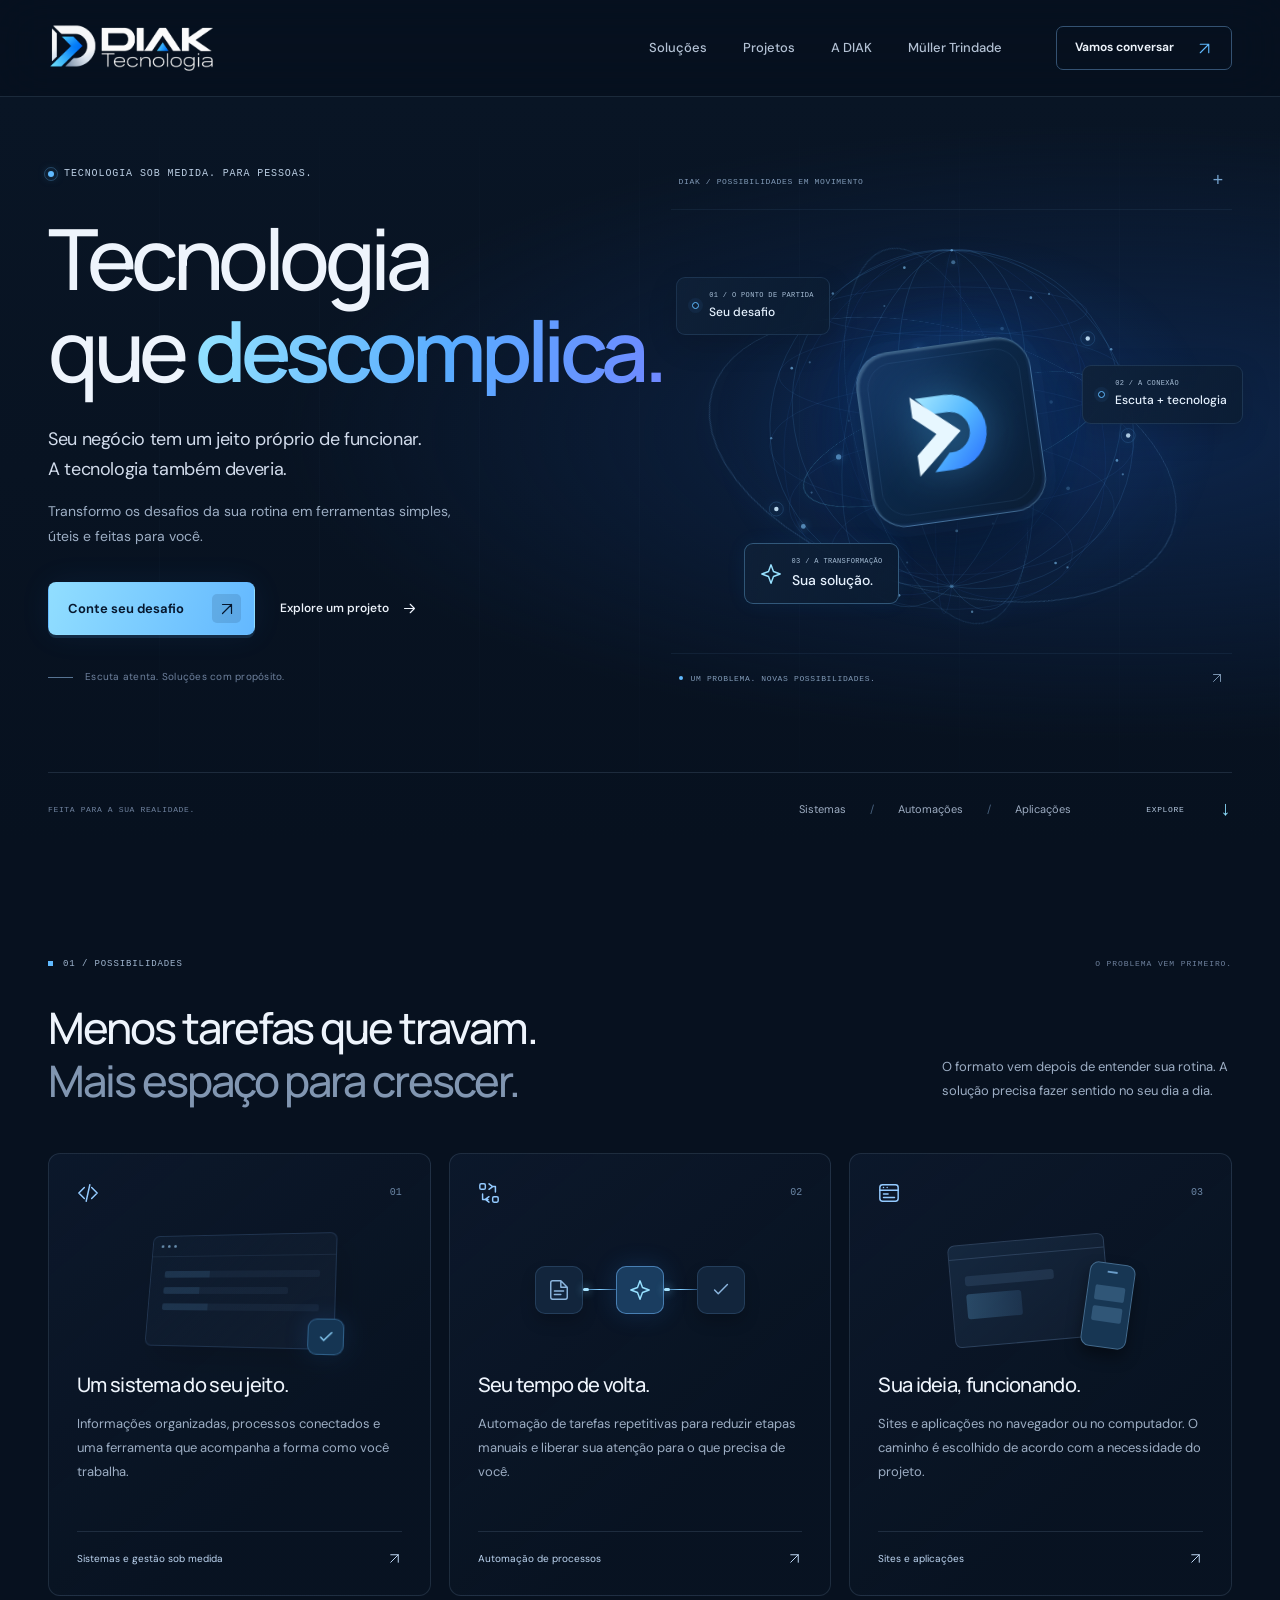
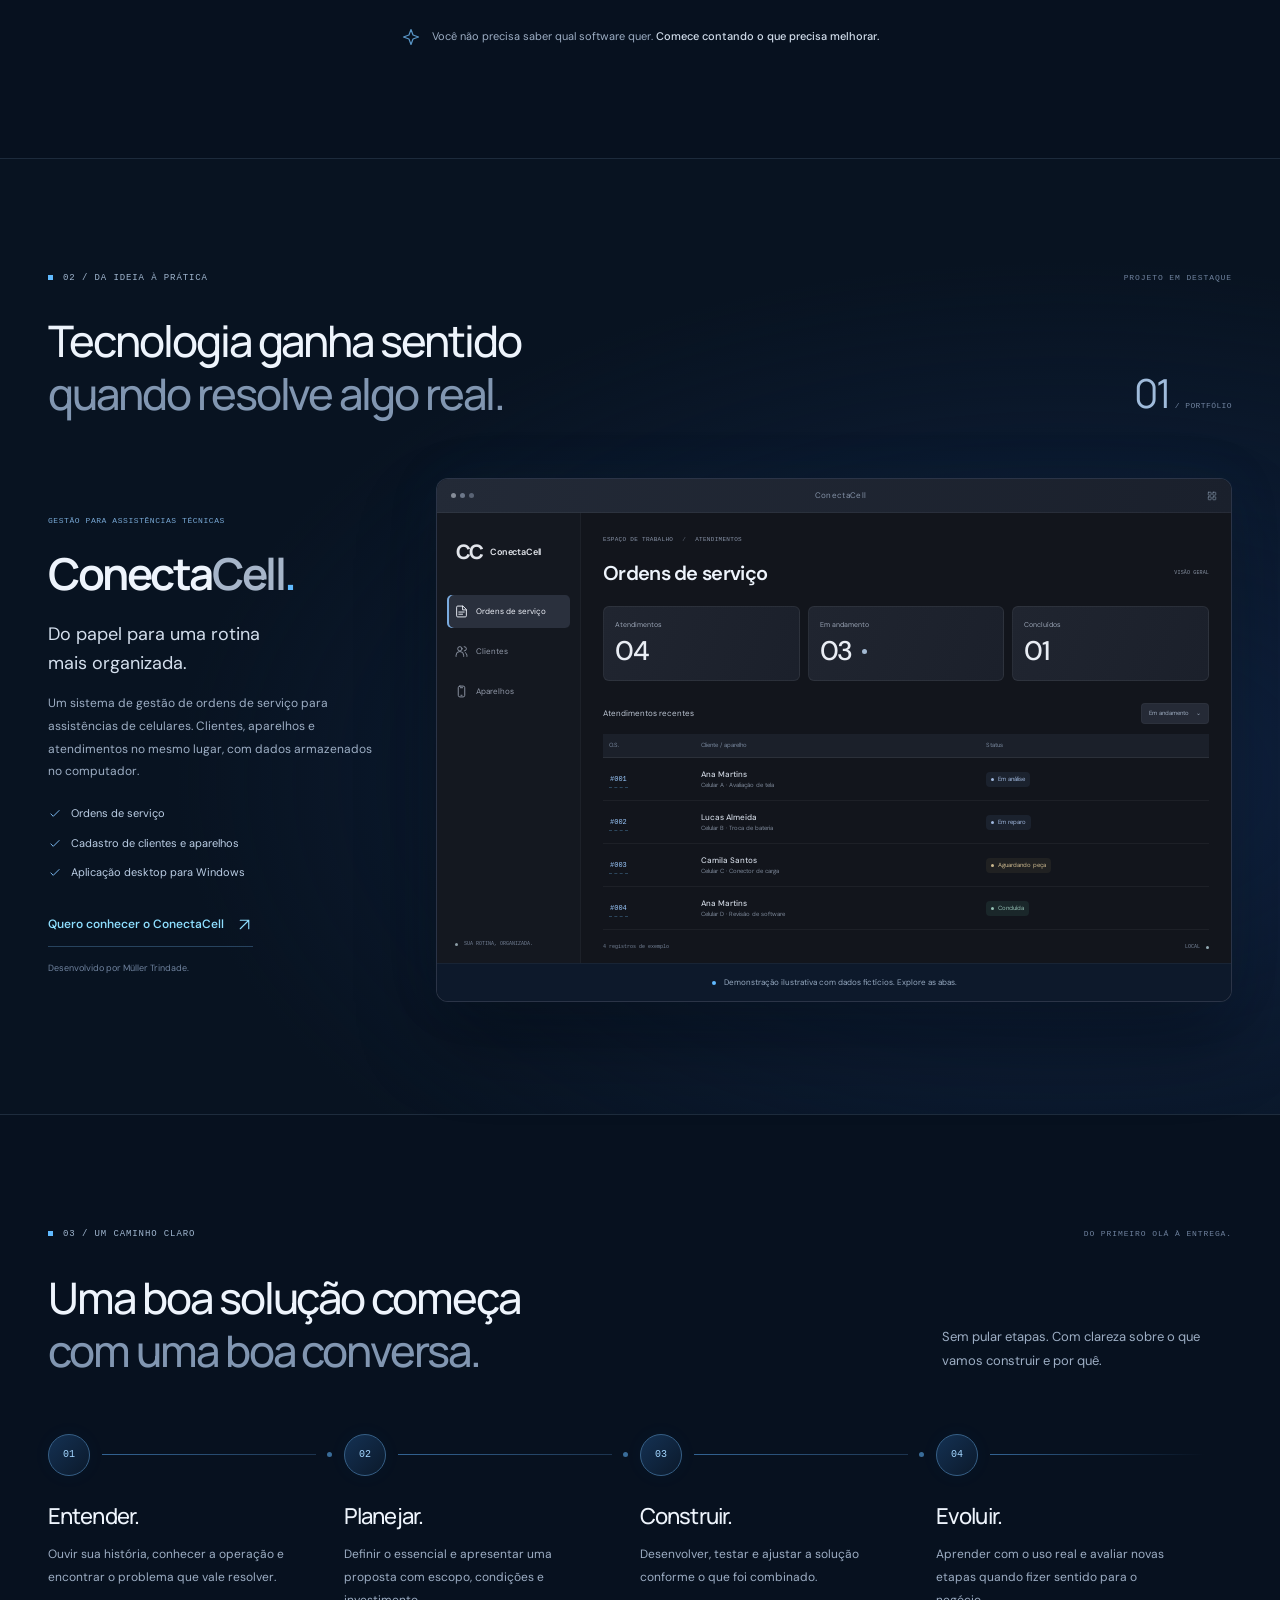
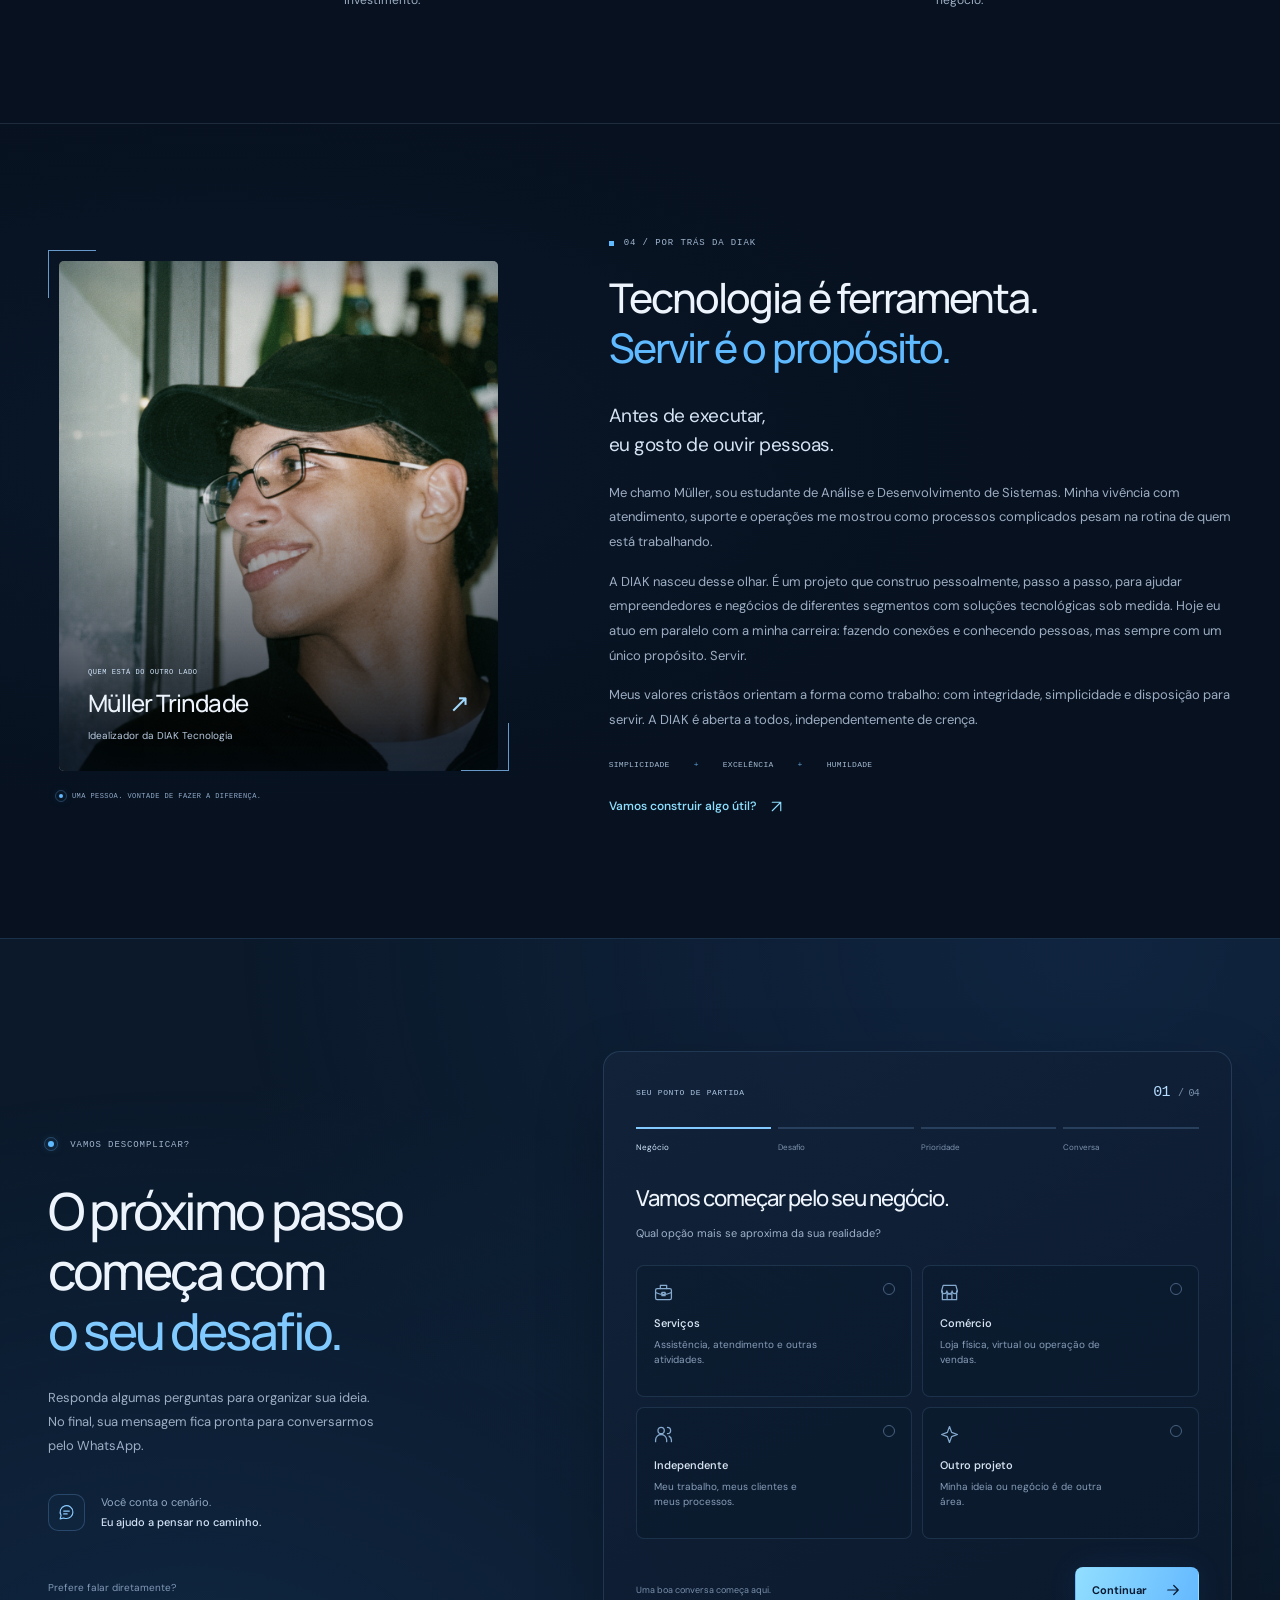
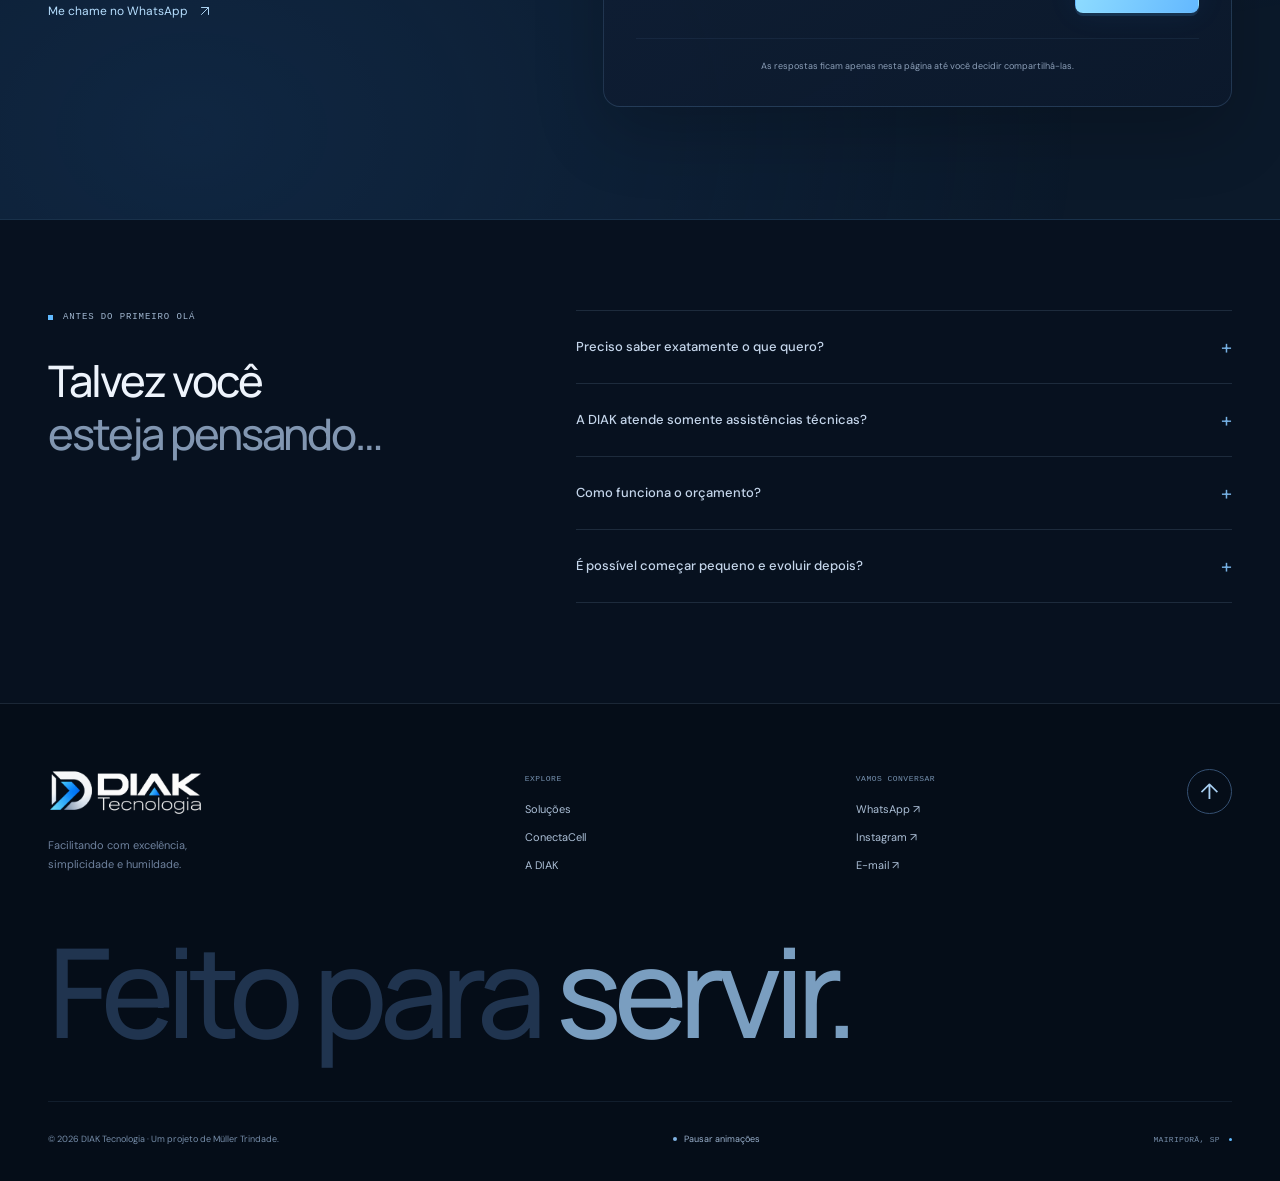
<file: index.html>
<!doctype html>
<html lang="pt-BR">
<head>
  <meta charset="utf-8">
  <meta name="viewport" content="width=device-width, initial-scale=1">
  <meta name="theme-color" content="#07111f">
  <meta name="color-scheme" content="dark">
  <meta name="description" content="Tecnologia que descomplica. Conheça a DIAK, o projeto de Müller Trindade para criar sistemas e soluções sob medida para a realidade do seu negócio.">
  <meta property="og:type" content="website">
  <meta property="og:locale" content="pt_BR">
  <meta property="og:title" content="DIAK Tecnologia — Tecnologia que descomplica">
  <meta property="og:description" content="Seu negócio tem um jeito próprio de funcionar. A tecnologia também deveria. Soluções sob medida, feitas para pessoas.">
  <title>DIAK Tecnologia — Tecnologia que descomplica</title>
  <link rel="icon" type="image/svg+xml" href="assets/favicon.svg">
  <link rel="preconnect" href="https://fonts.googleapis.com">
  <link rel="preconnect" href="https://fonts.gstatic.com" crossorigin>
  <link href="https://fonts.googleapis.com/css2?family=DM+Sans:wght@400;450;500;550;600;650;700&family=Manrope:wght@400;500;600;700;800&display=swap" rel="stylesheet">
  <link rel="stylesheet" href="styles.css">
  <script src="config.js" defer></script>
  <script src="main.js" defer></script>
</head>
<body>
  <a class="skip-link" href="#conteudo">Ir para o conteúdo</a>
  <svg class="icon-definitions" aria-hidden="true" xmlns="http://www.w3.org/2000/svg"><defs>
    <symbol id="i-arrow" viewBox="0 0 24 24"><path d="M5 12h14m-6-6 6 6-6 6"/></symbol>
    <symbol id="i-diagonal" viewBox="0 0 24 24"><path d="M6 18 18 6M6 6h12v12"/></symbol>
    <symbol id="i-check" viewBox="0 0 24 24"><path d="m5 12 4 4L19 6"/></symbol>
    <symbol id="i-code" viewBox="0 0 24 24"><path d="m8 6-6 6 6 6m8-12 6 6-6 6M14 3l-4 18"/></symbol>
    <symbol id="i-flow" viewBox="0 0 24 24"><rect x="2" y="2" width="6" height="6" rx="1.5"/><rect x="16" y="16" width="6" height="6" rx="1.5"/><path d="M16 5h3v6m-8 8H5v-6M12 2l4 3-4 3m0 8-4 3 4 3"/></symbol>
    <symbol id="i-window" viewBox="0 0 24 24"><rect x="2" y="3" width="20" height="18" rx="3"/><path d="M2 9h20M6 6h.01M10 6h.01m-4 7h5m-5 4h12"/></symbol>
    <symbol id="i-grid" viewBox="0 0 24 24"><rect x="3" y="3" width="7" height="7" rx="1"/><rect x="14" y="3" width="7" height="7" rx="1"/><rect x="3" y="14" width="7" height="7" rx="1"/><rect x="14" y="14" width="7" height="7" rx="1"/></symbol>
    <symbol id="i-phone" viewBox="0 0 24 24"><rect x="6" y="2" width="12" height="20" rx="3"/><path d="M10 5h4m-3 14h2"/></symbol>
    <symbol id="i-users" viewBox="0 0 24 24"><circle cx="9" cy="7" r="4"/><path d="M2 21v-2a7 7 0 0 1 14 0v2M17 3a4 4 0 0 1 0 8m2 3a6 6 0 0 1 3 5v2"/></symbol>
    <symbol id="i-doc" viewBox="0 0 24 24"><path d="M14 2H5a2 2 0 0 0-2 2v16a2 2 0 0 0 2 2h14a2 2 0 0 0 2-2V9zM14 2v7h7M7 13h10M7 17h7"/></symbol>
    <symbol id="i-chat" viewBox="0 0 24 24"><path d="M21 11.5a9 9 0 0 1-9 9 10 10 0 0 1-4-.8L3 21l1.3-5a9 9 0 1 1 16.7-4.5Z"/><path d="M8 10h8m-8 4h5"/></symbol>
    <symbol id="i-spark" viewBox="0 0 24 24"><path d="m12 2 2.7 7.3L22 12l-7.3 2.7L12 22l-2.7-7.3L2 12l7.3-2.7L12 2Z"/></symbol>
    <symbol id="i-clock" viewBox="0 0 24 24"><circle cx="12" cy="12" r="9"/><path d="M12 7v5l3 2"/></symbol>
    <symbol id="i-store" viewBox="0 0 24 24"><path d="M3 10v11h18V10M2 10l2-7h16l2 7M2 10a3.3 3.3 0 0 0 6.7 0 3.3 3.3 0 0 0 6.6 0A3.3 3.3 0 0 0 22 10M9 21v-7h6v7"/></symbol>
    <symbol id="i-briefcase" viewBox="0 0 24 24"><rect x="2" y="7" width="20" height="14" rx="2"/><path d="M8 7V3h8v4M2 12a22 22 0 0 0 20 0M10 12h4v4h-4z"/></symbol>
    <symbol id="i-target" viewBox="0 0 24 24"><circle cx="12" cy="12" r="9"/><circle cx="12" cy="12" r="5"/><circle cx="12" cy="12" r="1"/></symbol>
    <symbol id="i-close" viewBox="0 0 24 24"><path d="m6 6 12 12M6 18 18 6"/></symbol>
  </defs></svg>
  <div class="reading-progress" aria-hidden="true"></div>
  <header class="site-header" id="topo">
    <div class="container header-inner">
      <a class="brand" href="#inicio" aria-label="DIAK Tecnologia — início"><img src="assets/logo-para-fundo-escuro.png" alt="DIAK Tecnologia" width="1661" height="496"></a>
      <nav class="desktop-nav" aria-label="Navegação principal"><a href="#solucoes">Soluções</a><a href="#projetos">Projetos</a><a href="#sobre">A DIAK</a><a href="curriculo.html">Müller Trindade</a></nav>
      <a class="header-cta" href="#diagnostico">Vamos conversar <svg class="icon" aria-hidden="true"><use href="#i-diagonal"/></svg></a>
      <button class="menu-toggle" type="button" aria-controls="mobile-menu" aria-expanded="false" aria-label="Abrir menu"><span></span><span></span></button>
    </div>
    <nav class="mobile-nav" id="mobile-menu" aria-label="Navegação móvel" hidden><a href="#solucoes">Soluções <span>01</span></a><a href="#projetos">ConectaCell <span>02</span></a><a href="#metodo">Como funciona <span>03</span></a><a href="#sobre">A história da DIAK <span>04</span></a><a href="curriculo.html">Müller Trindade <span>05</span></a><a href="#diagnostico">Conte seu desafio <svg class="icon" aria-hidden="true"><use href="#i-diagonal"/></svg></a></nav>
  </header>
  <main id="conteudo">
    <section class="hero" id="inicio" aria-labelledby="hero-title">
      <div class="hero-grid-lines" aria-hidden="true"></div>
      <div class="container hero-layout">
        <div class="hero-copy">
          <div class="eyebrow hero-eyebrow"><span class="status-dot"></span> TECNOLOGIA SOB MEDIDA. PARA PESSOAS.</div>
          <h1 id="hero-title">Tecnologia<br>que <em>descomplica.</em></h1>
          <p class="hero-description">Seu negócio tem um jeito próprio de funcionar.<br class="desktop-break"> A tecnologia também deveria.</p>
          <p class="hero-detail">Transformo os desafios da sua rotina em ferramentas simples, úteis e feitas para você.</p>
          <div class="hero-actions"><a class="button button-primary magnetic" href="#diagnostico">Conte seu desafio <span class="button-arrow"><svg class="icon" aria-hidden="true"><use href="#i-diagonal"/></svg></span></a><a class="text-link" href="#projetos">Explore um projeto <svg class="icon" aria-hidden="true"><use href="#i-arrow"/></svg></a></div>
          <div class="hero-signature"><span class="signature-line"></span><span>Escuta atenta. Soluções com propósito.</span></div>
        </div>
        <div class="hero-art" aria-label="Órbitas luminosas representam a transformação de um desafio em uma solução">
          <div class="art-topline" aria-hidden="true"><span>DIAK / POSSIBILIDADES EM MOVIMENTO</span><span class="art-cross">+</span></div>
          <div class="orbit-stage" aria-hidden="true">
            <canvas id="orbit-canvas"></canvas>
            <div class="orbit-ambient"></div><div class="orbit-ring ring-a"></div><div class="orbit-ring ring-b"></div><div class="orbit-ring ring-c"></div>
            <div class="core-wrap"><div class="core-halo"></div><div class="core-square"><svg class="core-mark" viewBox="0 0 160 160"><defs><linearGradient id="core-gradient" x1="0" x2="1" y2="1"><stop stop-color="#a3e7ff"/><stop offset=".5" stop-color="#53b7ff"/><stop offset="1" stop-color="#276bff"/></linearGradient></defs><path d="M35 26h42a54 54 0 0 1 0 108H50l24-25h4a29 29 0 0 0 0-58H58Z" fill="url(#core-gradient)"/><path d="m28 53 31 27-31 27v30l66-57-66-57Z" fill="#e7f7ff"/></svg></div></div>
            <div class="orbital-label orbital-label-one"><span class="orbital-dot"></span><div><small>01 / O PONTO DE PARTIDA</small><strong>Seu desafio</strong></div></div>
            <div class="orbital-label orbital-label-two"><span class="orbital-dot"></span><div><small>02 / A CONEXÃO</small><strong>Escuta + tecnologia</strong></div></div>
            <div class="orbital-label orbital-label-three"><svg class="icon" aria-hidden="true"><use href="#i-spark"/></svg><div><small>03 / A TRANSFORMAÇÃO</small><strong>Sua solução.</strong></div></div>
          </div>
          <div class="art-bottomline" aria-hidden="true"><span><span class="tiny-dot"></span> UM PROBLEMA. NOVAS POSSIBILIDADES.</span><svg class="icon" aria-hidden="true"><use href="#i-diagonal"/></svg></div>
        </div>
      </div>
      <div class="container hero-baseline"><span>FEITA PARA A SUA REALIDADE.</span><div class="baseline-tags"><span>Sistemas</span><span>Automações</span><span>Aplicações</span></div><a href="#solucoes" aria-label="Explorar soluções">EXPLORE <span>↓</span></a></div>
    </section>

    <section class="section services-section" id="solucoes" aria-labelledby="services-title">
      <div class="container">
        <div class="section-kicker" data-reveal><span>01 / POSSIBILIDADES</span><span>O PROBLEMA VEM PRIMEIRO.</span></div>
        <div class="section-heading" data-reveal><h2 id="services-title">Menos tarefas que travam.<br><span>Mais espaço para crescer.</span></h2><p>O formato vem depois de entender sua rotina. A solução precisa fazer sentido no seu dia a dia.</p></div>
        <div class="services-grid">
          <article class="service-card spotlight" data-reveal><div class="service-top"><svg class="icon" aria-hidden="true"><use href="#i-code"/></svg><span>01</span></div><div class="mini-system" aria-hidden="true"><div class="mini-system-line"><i></i><i></i><i></i></div><div class="mini-system-body"><span></span><span></span><span></span></div><div class="mini-system-check"><svg class="icon" aria-hidden="true"><use href="#i-check"/></svg></div></div><h3>Um sistema do seu jeito.</h3><p>Informações organizadas, processos conectados e uma ferramenta que acompanha a forma como você trabalha.</p><a href="#diagnostico" class="service-link" data-diagnostic-pain="Informações espalhadas">Sistemas e gestão sob medida <svg class="icon" aria-hidden="true"><use href="#i-diagonal"/></svg></a></article>
          <article class="service-card spotlight" data-reveal><div class="service-top"><svg class="icon" aria-hidden="true"><use href="#i-flow"/></svg><span>02</span></div><div class="mini-automation" aria-hidden="true"><span><svg class="icon" aria-hidden="true"><use href="#i-doc"/></svg></span><i></i><span class="automation-center"><svg class="icon" aria-hidden="true"><use href="#i-spark"/></svg></span><i></i><span><svg class="icon" aria-hidden="true"><use href="#i-check"/></svg></span></div><h3>Seu tempo de volta.</h3><p>Automação de tarefas repetitivas para reduzir etapas manuais e liberar sua atenção para o que precisa de você.</p><a href="#diagnostico" class="service-link" data-diagnostic-pain="Tarefas repetitivas">Automação de processos <svg class="icon" aria-hidden="true"><use href="#i-diagonal"/></svg></a></article>
          <article class="service-card spotlight" data-reveal><div class="service-top"><svg class="icon" aria-hidden="true"><use href="#i-window"/></svg><span>03</span></div><div class="mini-apps" aria-hidden="true"><div class="mini-browser"><i></i><span></span><span></span></div><div class="mini-mobile"><i></i><span></span><span></span></div></div><h3>Sua ideia, funcionando.</h3><p>Sites e aplicações no navegador ou no computador. O caminho é escolhido de acordo com a necessidade do projeto.</p><a href="#diagnostico" class="service-link" data-diagnostic-pain="Tirar uma ideia do papel">Sites e aplicações <svg class="icon" aria-hidden="true"><use href="#i-diagonal"/></svg></a></article>
        </div>
        <div class="services-footnote" data-reveal><svg class="icon" aria-hidden="true"><use href="#i-spark"/></svg><p>Você não precisa saber qual software quer. <strong>Comece contando o que precisa melhorar.</strong></p></div>
      </div>
    </section>

    <section class="section portfolio-section" id="projetos" aria-labelledby="portfolio-title">
      <div class="container">
        <div class="section-kicker" data-reveal><span>02 / DA IDEIA À PRÁTICA</span><span>PROJETO EM DESTAQUE</span></div>
        <div class="portfolio-heading" data-reveal><h2 id="portfolio-title">Tecnologia ganha sentido<br><span>quando resolve algo real.</span></h2><span class="project-counter">01<span> / PORTFÓLIO</span></span></div>
        <div class="project-layout">
          <div class="project-copy" data-reveal><span class="project-category">GESTÃO PARA ASSISTÊNCIAS TÉCNICAS</span><h3>Conecta<span>Cell</span><span class="title-period">.</span></h3><p class="project-lead">Do papel para uma rotina<br>mais organizada.</p><p>Um sistema de gestão de ordens de serviço para assistências de celulares. Clientes, aparelhos e atendimentos no mesmo lugar, com dados armazenados no computador.</p><div class="project-features"><span><svg class="icon" aria-hidden="true"><use href="#i-check"/></svg> Ordens de serviço</span><span><svg class="icon" aria-hidden="true"><use href="#i-check"/></svg> Cadastro de clientes e aparelhos</span><span><svg class="icon" aria-hidden="true"><use href="#i-check"/></svg> Aplicação desktop para Windows</span></div><a class="text-link project-link" data-product-contact href="https://wa.me/5511913634616?text=Ol%C3%A1%2C%20M%C3%BCller%21%20Quero%20conhecer%20o%20ConectaCell." target="_blank" rel="noopener noreferrer">Quero conhecer o ConectaCell <svg class="icon" aria-hidden="true"><use href="#i-diagonal"/></svg></a><span class="project-caption">Desenvolvido por Müller Trindade.</span></div>
          <div class="demo-shell" data-reveal>
            <div class="demo-topbar"><div class="window-dots" aria-hidden="true"><i></i><i></i><i></i></div><span>ConectaCell</span><svg class="icon" aria-hidden="true"><use href="#i-grid"/></svg></div>
            <div class="demo-app"><aside class="demo-sidebar" aria-label="Áreas da demonstração"><div class="cc-logo">CC<span>ConectaCell</span></div><div class="demo-tabs" role="tablist" aria-label="Módulos do ConectaCell"><button type="button" class="demo-tab is-active" role="tab" id="tab-orders" aria-controls="demo-panel" aria-selected="true" data-demo-tab="orders"><svg class="icon" aria-hidden="true"><use href="#i-doc"/></svg><span>Ordens de serviço</span></button><button type="button" class="demo-tab" role="tab" id="tab-clients" aria-controls="demo-panel" aria-selected="false" tabindex="-1" data-demo-tab="clients"><svg class="icon" aria-hidden="true"><use href="#i-users"/></svg><span>Clientes</span></button><button type="button" class="demo-tab" role="tab" id="tab-devices" aria-controls="demo-panel" aria-selected="false" tabindex="-1" data-demo-tab="devices"><svg class="icon" aria-hidden="true"><use href="#i-phone"/></svg><span>Aparelhos</span></button></div><div class="demo-sidebar-foot"><span class="tiny-dot"></span> SUA ROTINA, ORGANIZADA.</div></aside>
              <div class="demo-content" id="demo-panel" role="tabpanel" aria-labelledby="tab-orders" tabindex="0"><div class="demo-breadcrumb">ESPAÇO DE TRABALHO <span>/</span> <span id="demo-breadcrumb-label">ATENDIMENTOS</span></div><div class="demo-title-row"><h4 id="demo-title">Ordens de serviço</h4><span class="demo-date">VISÃO GERAL</span></div><div class="demo-stats" id="demo-stats"><div><span>Atendimentos</span><strong>04</strong></div><div><span>Em andamento</span><strong>03<span class="stat-indicator"></span></strong></div><div><span>Concluídos</span><strong>01</strong></div></div><div class="demo-table-top"><span id="demo-table-label">Atendimentos recentes</span><button type="button" class="demo-filter" id="demo-filter" aria-pressed="false">Em andamento <span>⌄</span></button></div><div class="demo-table-wrap"><table class="demo-table" id="demo-table"><thead><tr><th>O.S.</th><th>Cliente / aparelho</th><th>Status</th></tr></thead><tbody><tr><td>#001</td><td>Ana · Celular A</td><td>Em análise</td></tr></tbody></table></div><div class="demo-app-footer"><span id="demo-count">4 registros de exemplo</span><span>LOCAL <span class="tiny-dot"></span></span></div></div>
            </div>
            <div class="demo-disclaimer"><span class="tiny-dot"></span><span>Demonstração ilustrativa com dados fictícios. Explore as abas.</span></div>
          </div>
        </div>
      </div>
    </section>

    <section class="section method-section" id="metodo" aria-labelledby="method-title"><div class="container"><div class="section-kicker" data-reveal><span>03 / UM CAMINHO CLARO</span><span>DO PRIMEIRO OLÁ À ENTREGA.</span></div><div class="section-heading" data-reveal><h2 id="method-title">Uma boa solução começa<br><span>com uma boa conversa.</span></h2><p>Sem pular etapas. Com clareza sobre o que vamos construir e por quê.</p></div><div class="method-track">
      <article class="method-step" data-reveal><div class="method-point"><span>01</span><i></i></div><h3>Entender.</h3><p>Ouvir sua história, conhecer a operação e encontrar o problema que vale resolver.</p></article><article class="method-step" data-reveal><div class="method-point"><span>02</span><i></i></div><h3>Planejar.</h3><p>Definir o essencial e apresentar uma proposta com escopo, condições e investimento.</p></article><article class="method-step" data-reveal><div class="method-point"><span>03</span><i></i></div><h3>Construir.</h3><p>Desenvolver, testar e ajustar a solução conforme o que foi combinado.</p></article><article class="method-step" data-reveal><div class="method-point"><span>04</span><i></i></div><h3>Evoluir.</h3><p>Aprender com o uso real e avaliar novas etapas quando fizer sentido para o negócio.</p></article>
    </div></div></section>

    <section class="section founder-section" id="sobre" aria-labelledby="founder-title"><div class="container founder-layout">
      <div class="founder-portrait" data-reveal><div class="portrait-corner corner-top"></div><div class="portrait-corner corner-bottom"></div><div class="portrait-image"><img src="assets/muller-trindade.jpeg" alt="Müller Trindade, criador da DIAK Tecnologia" width="960" height="1280" loading="lazy"><div class="portrait-gradient"></div><div class="portrait-caption"><span>QUEM ESTÁ DO OUTRO LADO</span><strong>Müller Trindade<span>↗</span></strong><small>Idealizador da DIAK Tecnologia</small></div></div><div class="portrait-note"><span class="status-dot"></span> UMA PESSOA. VONTADE DE FAZER A DIFERENÇA.</div></div>
      <div class="founder-copy" data-reveal><div class="section-kicker"><span>04 / POR TRÁS DA DIAK</span></div><h2 id="founder-title">Tecnologia é ferramenta.<br><em>Servir é o propósito.</em></h2><p class="founder-intro">Antes de executar,<br>eu gosto de ouvir pessoas.</p><p>Me chamo Müller, sou estudante de Análise e Desenvolvimento de Sistemas. Minha vivência com atendimento, suporte e operações me mostrou como processos complicados pesam na rotina de quem está trabalhando.</p><p>A DIAK nasceu desse olhar. É um projeto que construo pessoalmente, passo a passo, para ajudar empreendedores e negócios de diferentes segmentos com soluções tecnológicas sob medida. Hoje eu atuo em paralelo com a minha carreira: fazendo conexões e conhecendo pessoas, mas sempre com um único propósito. Servir.</p><p>Meus valores cristãos orientam a forma como trabalho: com integridade, simplicidade e disposição para servir. A DIAK é aberta a todos, independentemente de crença.</p><div class="founder-values"><span>Simplicidade</span><span>Excelência</span><span>Humildade</span></div><a class="text-link" href="#diagnostico">Vamos construir algo útil? <svg class="icon" aria-hidden="true"><use href="#i-diagonal"/></svg></a></div>
    </div></section>

    <section class="section diagnostic-section" id="diagnostico" aria-labelledby="diagnostic-title"><div class="diagnostic-glow" aria-hidden="true"></div><div class="container diagnostic-layout">
      <div class="diagnostic-copy" data-reveal><div class="section-kicker"><span><span class="status-dot"></span> VAMOS DESCOMPLICAR?</span></div><h2 id="diagnostic-title">O próximo passo<br>começa com<br><em>o seu desafio.</em></h2><p>Responda algumas perguntas para organizar sua ideia. No final, sua mensagem fica pronta para conversarmos pelo WhatsApp.</p><div class="diagnostic-promise"><svg class="icon" aria-hidden="true"><use href="#i-chat"/></svg><span>Você conta o cenário.<br><strong>Eu ajudo a pensar no caminho.</strong></span></div><div class="direct-contact"><span>Prefere falar diretamente?</span><a id="direct-whatsapp" href="https://wa.me/5511913634616" target="_blank" rel="noopener noreferrer">Me chame no WhatsApp <svg class="icon" aria-hidden="true"><use href="#i-diagonal"/></svg></a></div></div>
      <div class="diagnostic-card spotlight" data-reveal>
        <noscript><p class="noscript-note">Para usar as perguntas guiadas, ative o JavaScript. Você também pode entrar em contato pelo link direto do WhatsApp.</p></noscript>
        <div class="wizard-header"><span>SEU PONTO DE PARTIDA</span><span id="step-counter" aria-live="polite">01 <span>/ 04</span></span></div>
        <ol class="wizard-progress" aria-label="Etapas do diagnóstico"><li aria-current="step"><span>01</span> Negócio</li><li><span>02</span> Desafio</li><li><span>03</span> Prioridade</li><li><span>04</span> Conversa</li></ol>
        <form id="diagnostic-form" novalidate>
          <fieldset class="wizard-step" data-step="0"><legend>Vamos começar pelo seu negócio.</legend><p class="step-description">Qual opção mais se aproxima da sua realidade?</p><div class="choice-grid">
            <label class="choice-card"><input type="radio" name="segmento" value="Prestação de serviços" required><span class="choice-surface"><svg class="icon" aria-hidden="true"><use href="#i-briefcase"/></svg><strong>Serviços</strong><small>Assistência, atendimento e outras atividades.</small><span class="choice-check" aria-hidden="true"></span></span></label>
            <label class="choice-card"><input type="radio" name="segmento" value="Comércio"><span class="choice-surface"><svg class="icon" aria-hidden="true"><use href="#i-store"/></svg><strong>Comércio</strong><small>Loja física, virtual ou operação de vendas.</small><span class="choice-check" aria-hidden="true"></span></span></label>
            <label class="choice-card"><input type="radio" name="segmento" value="Profissional independente"><span class="choice-surface"><svg class="icon" aria-hidden="true"><use href="#i-users"/></svg><strong>Independente</strong><small>Meu trabalho, meus clientes e meus processos.</small><span class="choice-check" aria-hidden="true"></span></span></label>
            <label class="choice-card"><input type="radio" name="segmento" value="Outro negócio ou projeto"><span class="choice-surface"><svg class="icon" aria-hidden="true"><use href="#i-spark"/></svg><strong>Outro projeto</strong><small>Minha ideia ou negócio é de outra área.</small><span class="choice-check" aria-hidden="true"></span></span></label>
          </div></fieldset>
          <fieldset class="wizard-step" data-step="1" hidden disabled><legend>O que está travando sua rotina?</legend><p class="step-description">Você pode selecionar mais de uma opção.</p><div class="choice-list">
            <label class="choice-card compact-choice"><input type="checkbox" name="desafios" value="Tarefas repetitivas"><span class="choice-surface"><svg class="icon" aria-hidden="true"><use href="#i-flow"/></svg><span><strong>Tarefas repetitivas</strong><small>Faço manualmente o que poderia ser mais simples.</small></span><span class="choice-check" aria-hidden="true"></span></span></label>
            <label class="choice-card compact-choice"><input type="checkbox" name="desafios" value="Informações espalhadas"><span class="choice-surface"><svg class="icon" aria-hidden="true"><use href="#i-doc"/></svg><span><strong>Informações espalhadas</strong><small>Papéis, mensagens e planilhas desconectados.</small></span><span class="choice-check" aria-hidden="true"></span></span></label>
            <label class="choice-card compact-choice"><input type="checkbox" name="desafios" value="Falta de controle"><span class="choice-surface"><svg class="icon" aria-hidden="true"><use href="#i-grid"/></svg><span><strong>Falta de controle</strong><small>É difícil acompanhar tarefas e atendimentos.</small></span><span class="choice-check" aria-hidden="true"></span></span></label>
            <label class="choice-card compact-choice"><input type="checkbox" name="desafios" value="Tirar uma ideia do papel"><span class="choice-surface"><svg class="icon" aria-hidden="true"><use href="#i-spark"/></svg><span><strong>Tirar uma ideia do papel</strong><small>Quero transformar uma necessidade em solução.</small></span><span class="choice-check" aria-hidden="true"></span></span></label>
          </div></fieldset>
          <fieldset class="wizard-step" data-step="2" hidden disabled><legend>O que você quer melhorar primeiro?</legend><p class="step-description">Vamos encontrar uma prioridade para a conversa.</p><div class="choice-grid">
            <label class="choice-card"><input type="radio" name="prioridade" value="Ganhar tempo" required><span class="choice-surface"><svg class="icon" aria-hidden="true"><use href="#i-clock"/></svg><strong>Ganhar tempo</strong><small>Reduzir esforço e retrabalho.</small><span class="choice-check" aria-hidden="true"></span></span></label>
            <label class="choice-card"><input type="radio" name="prioridade" value="Organizar a operação"><span class="choice-surface"><svg class="icon" aria-hidden="true"><use href="#i-grid"/></svg><strong>Organizar a operação</strong><small>Ter as informações em ordem.</small><span class="choice-check" aria-hidden="true"></span></span></label>
            <label class="choice-card"><input type="radio" name="prioridade" value="Melhorar o atendimento"><span class="choice-surface"><svg class="icon" aria-hidden="true"><use href="#i-chat"/></svg><strong>Melhorar o atendimento</strong><small>Cuidar melhor de cada cliente.</small><span class="choice-check" aria-hidden="true"></span></span></label>
            <label class="choice-card"><input type="radio" name="prioridade" value="Validar uma ideia"><span class="choice-surface"><svg class="icon" aria-hidden="true"><use href="#i-target"/></svg><strong>Validar uma ideia</strong><small>Começar pelo essencial e aprender.</small><span class="choice-check" aria-hidden="true"></span></span></label>
          </div></fieldset>
          <fieldset class="wizard-step" data-step="3" hidden disabled><legend>Agora, vamos dar nome à conversa.</legend><p class="step-description">Conte só o necessário para dar o primeiro passo.</p><div class="form-row"><div class="form-field"><label for="nome">Seu nome <span>*</span></label><input id="nome" name="nome" placeholder="Como posso chamar você?" autocomplete="name" maxlength="80" required></div><div class="form-field"><label for="empresa">Negócio <span class="optional">(opcional)</span></label><input id="empresa" name="empresa" placeholder="Nome do negócio ou projeto" autocomplete="organization" maxlength="100"></div></div><div class="form-field"><label for="detalhes">Algo mais que eu deva saber? <span class="optional">(opcional)</span></label><textarea id="detalhes" name="detalhes" rows="4" maxlength="1000" placeholder="Conte um exemplo do que acontece na sua rotina..."></textarea></div><p class="data-note"><svg class="icon" aria-hidden="true"><use href="#i-check"/></svg> Você poderá revisar a mensagem antes de abrir o WhatsApp.</p></fieldset>
          <p class="form-error" id="form-error" role="alert" hidden></p><div class="wizard-actions"><button type="button" id="step-back" class="button-back" hidden>← Voltar</button><span class="step-hint" id="step-hint">Uma boa conversa começa aqui.</span><button type="button" id="step-next" class="button button-primary">Continuar <svg class="icon" aria-hidden="true"><use href="#i-arrow"/></svg></button><button type="submit" id="prepare-message" class="button button-primary" hidden>Preparar mensagem <svg class="icon" aria-hidden="true"><use href="#i-arrow"/></svg></button></div>
        </form>
        <section id="diagnostic-result" aria-labelledby="result-title" hidden><span class="result-mark"><svg class="icon" aria-hidden="true"><use href="#i-check"/></svg></span><h3 id="result-title" tabindex="-1">Sua ideia já tem um ponto de partida.</h3><p class="result-suggestion" id="result-suggestion"></p><label class="message-label" for="message-output">SUA MENSAGEM, PRONTA PARA REVISAR</label><textarea id="message-output" rows="8" readonly></textarea><a id="send-message" class="button button-primary result-send" href="https://wa.me/5511913634616" target="_blank" rel="noopener noreferrer">Abrir no WhatsApp <svg class="icon" aria-hidden="true"><use href="#i-diagonal"/></svg></a><div class="result-actions"><button type="button" id="edit-answers">← Editar respostas</button><button type="button" id="copy-message">Copiar mensagem</button></div><p class="copy-feedback" id="copy-feedback" role="status" aria-live="polite"></p></section>
        <p class="privacy-note">As respostas ficam apenas nesta página até você decidir compartilhá-las.</p>
      </div>
    </div></section>

    <section class="section faq-section" id="perguntas" aria-labelledby="faq-title"><div class="container faq-layout"><div data-reveal><div class="section-kicker"><span>ANTES DO PRIMEIRO OLÁ</span></div><h2 id="faq-title">Talvez você<br><span>esteja pensando…</span></h2></div><div class="faq-list" data-reveal><details><summary>Preciso saber exatamente o que quero?<span>+</span></summary><p>Não. Você pode começar contando uma dificuldade da sua rotina. A conversa inicial ajuda a entender o cenário, identificar prioridades e avaliar o que faz sentido construir.</p></details><details><summary>A DIAK atende somente assistências técnicas?<span>+</span></summary><p>Não. O ConectaCell é um projeto voltado a esse segmento, mas a DIAK atende demandas de empreendedores e negócios de diferentes áreas. Cada necessidade é avaliada individualmente.</p></details><details><summary>Como funciona o orçamento?<span>+</span></summary><p>Depois de entender a necessidade e avaliar a viabilidade, apresento uma proposta com escopo, condições e valores. O desenvolvimento começa a partir do que for acordado.</p></details><details><summary>É possível começar pequeno e evoluir depois?<span>+</span></summary><p>Sim. Podemos definir uma primeira versão focada na necessidade mais importante, aprender com o uso e avaliar futuras melhorias. Cada nova etapa tem escopo e condições próprios.</p></details></div></div></section>
  </main>
  <footer class="site-footer"><div class="container"><div class="footer-top"><div><a href="#inicio" class="brand footer-brand" aria-label="DIAK Tecnologia — voltar ao início"><img src="assets/logo-para-fundo-escuro.png" alt="DIAK Tecnologia" width="1661" height="496" loading="lazy"></a><p>Facilitando com excelência,<br>simplicidade e humildade.</p></div><div class="footer-links"><span>EXPLORE</span><a href="#solucoes">Soluções</a><a href="#projetos">ConectaCell</a><a href="#sobre">A DIAK</a></div><div class="footer-links" id="social-links"><span>VAMOS CONVERSAR</span><a data-social="whatsapp" href="https://wa.me/5511913634616" target="_blank" rel="noopener noreferrer">WhatsApp ↗</a><a data-social="instagram" href="https://www.instagram.com/mullerrubenst/" target="_blank" rel="noopener noreferrer">Instagram ↗</a><a data-social="email" href="mailto:mullerrubenstrindade@gmail.com">E-mail ↗</a></div><a href="#inicio" class="back-top" aria-label="Voltar ao topo">↑</a></div><div class="footer-statement" aria-hidden="true">Feito para <span>servir.</span></div><div class="footer-bottom"><span>© <span id="year">2026</span> DIAK Tecnologia · Um projeto de Müller Trindade.</span><button type="button" id="motion-toggle" aria-pressed="false"><span class="motion-indicator"></span><span id="motion-label">Pausar animações</span></button><span class="footer-location">MAIRIPORÃ, SP <span class="tiny-dot"></span></span></div></div></footer>
  <a class="floating-contact" href="#diagnostico" aria-label="Iniciar diagnóstico"><svg class="icon" aria-hidden="true"><use href="#i-chat"/></svg><span>Vamos conversar</span></a>
  <dialog id="record-dialog" aria-labelledby="record-title"><div class="dialog-top"><span>EXEMPLO DO CONECTACELL</span><button type="button" id="close-dialog" aria-label="Fechar detalhes"><svg class="icon" aria-hidden="true"><use href="#i-close"/></svg></button></div><h2 id="record-title">Ordem de serviço</h2><div id="record-content"></div><p class="dialog-note">Dados fictícios para apresentar a organização das informações. Esta prévia não salva atendimentos.</p><button type="button" class="button button-primary" id="dialog-done">Entendi <svg class="icon" aria-hidden="true"><use href="#i-check"/></svg></button></dialog>
</body>
</html>
</file>
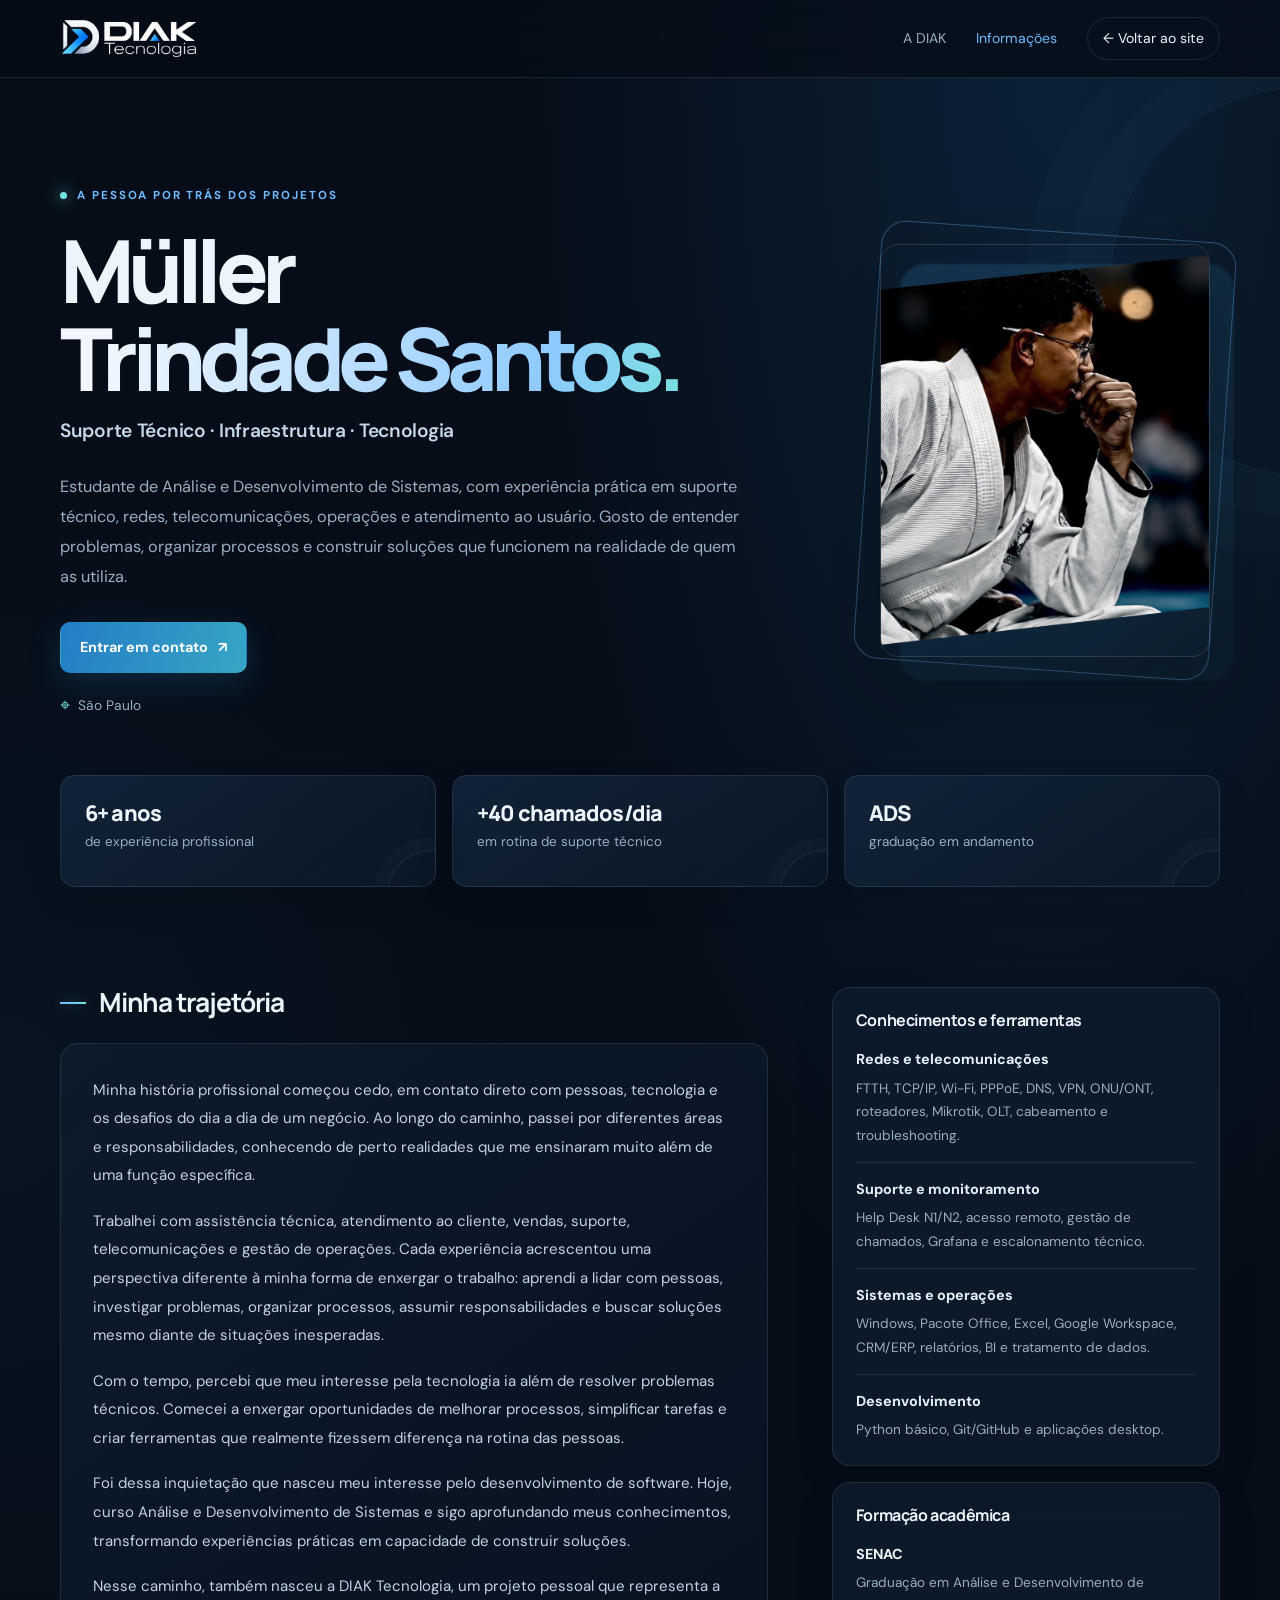
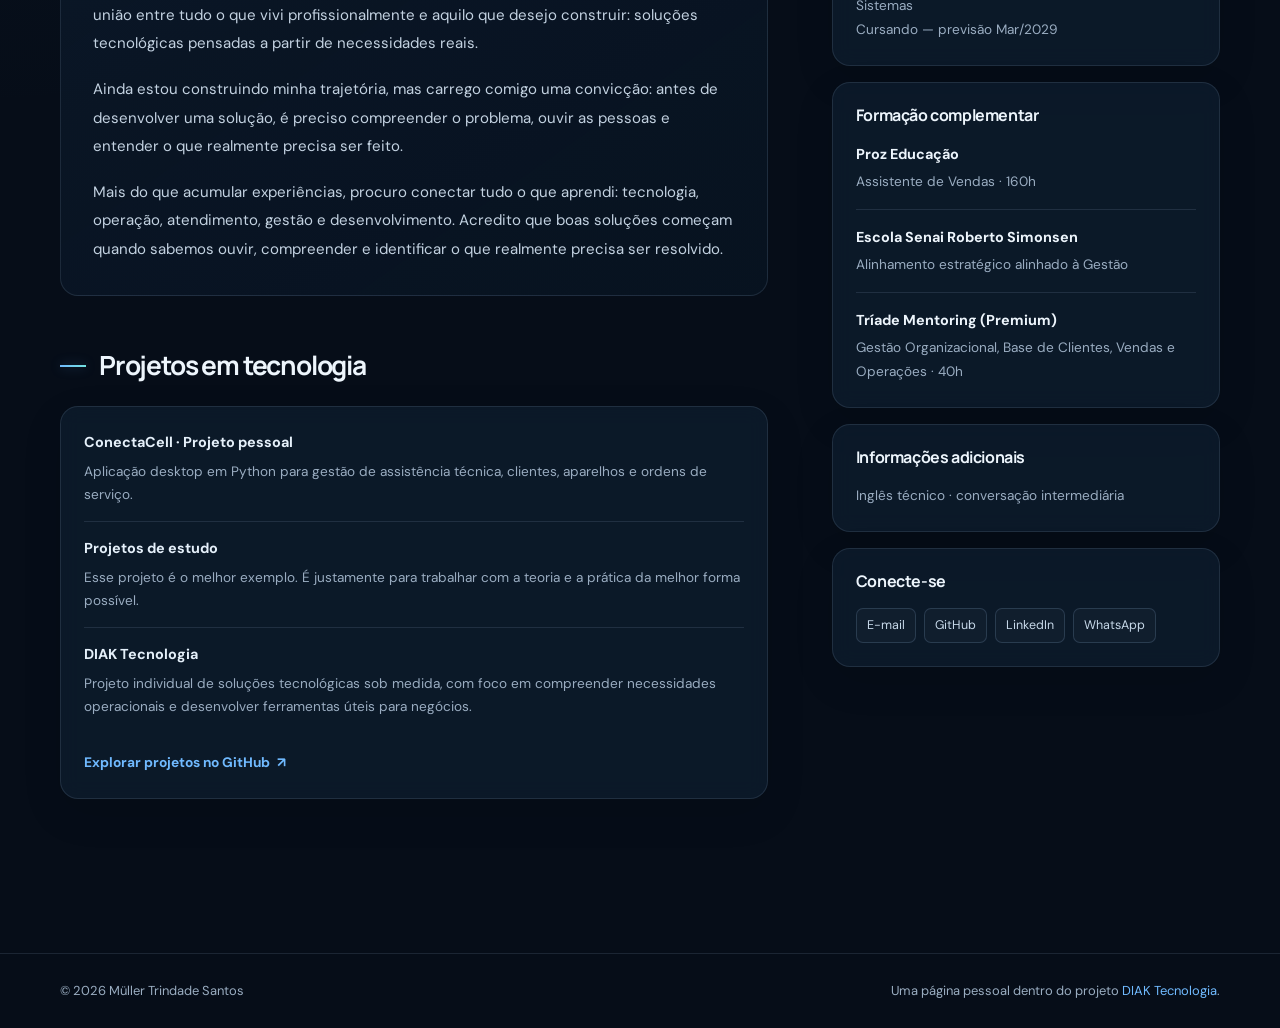
<file: curriculo.html>
<!doctype html>
<html lang="pt-BR">
<head>
  <meta charset="utf-8">
  <meta name="viewport" content="width=device-width, initial-scale=1">
  <meta name="theme-color" content="#07111f">
  <meta name="color-scheme" content="dark">
  <meta name="description" content="Informações profissionais de Müller Trindade — suporte técnico, infraestrutura, telecomunicações e desenvolvimento de software.">
  <meta property="og:type" content="website">
  <meta property="og:title" content="Müller Trindade — Informações">
  <meta property="og:description" content="Experiência em suporte técnico, telecomunicações, operações e desenvolvimento de software.">
  <title>O Müller | DIAK Tecnologia</title>
  <link rel="icon" type="image/svg+xml" href="assets/favicon.svg">
  <link rel="preconnect" href="https://fonts.googleapis.com">
  <link rel="preconnect" href="https://fonts.gstatic.com" crossorigin>
  <link href="https://fonts.googleapis.com/css2?family=DM+Sans:wght@400;500;600;700&family=Manrope:wght@400;500;600;700;800&display=swap" rel="stylesheet">
  <style>
    :root {
      color-scheme: dark;
      --bg: #060d18;
      --bg-soft: #091525;
      --surface: rgba(14, 29, 47, .76);
      --surface-solid: #0e1d2f;
      --surface-raised: #13263c;
      --line: rgba(166, 198, 230, .13);
      --line-strong: rgba(101, 181, 255, .28);
      --text: #edf5fc;
      --muted: #9aadc1;
      --muted-light: #c3d2e1;
      --blue: #70baff;
      --cyan: #72e2e0;
      --max: 1160px;
      --radius: 18px;
      --shadow: 0 24px 70px rgba(0, 0, 0, .24);
    }
    *, *::before, *::after { box-sizing: border-box; }
    html { scroll-behavior: smooth; scroll-padding-top: 105px; }
    body {
      margin: 0;
      min-width: 320px;
      color: var(--text);
      background:
        radial-gradient(ellipse at 82% 2%, rgba(36, 119, 183, .19), transparent 34rem),
        radial-gradient(ellipse at 0% 42%, rgba(40, 110, 148, .08), transparent 32rem),
        var(--bg);
      font-family: 'DM Sans', sans-serif;
      line-height: 1.7;
      -webkit-font-smoothing: antialiased;
    }
    a { color: inherit; text-decoration: none; }
    img { max-width: 100%; }
    .container { width: min(var(--max), calc(100% - 48px)); margin-inline: auto; }
    .skip { position: absolute; left: -9999px; top: 12px; z-index: 20; padding: 10px 14px; border-radius: 8px; background: white; color: #07111f; }
    .skip:focus { left: 16px; }

    /* Navegação */
    .topbar {
      position: sticky; top: 0; z-index: 10; height: 78px;
      border-bottom: 1px solid var(--line);
      background: rgba(6, 13, 24, .78);
      backdrop-filter: blur(18px); -webkit-backdrop-filter: blur(18px);
    }
    .topbar-inner { height: 100%; display: flex; align-items: center; justify-content: space-between; gap: 24px; }
    .brand { display: inline-flex; align-items: center; flex-shrink: 0; }
    .brand img { display: block; width: 138px; height: auto; }
    .nav { display: flex; align-items: center; gap: clamp(14px, 2.5vw, 30px); color: var(--muted); font-size: .88rem; }
    .nav a { transition: color .2s ease, border-color .2s ease, background .2s ease; }
    .nav a:hover, .nav a[aria-current="page"] { color: var(--blue); }
    .nav .back { padding: 9px 15px; border: 1px solid var(--line); border-radius: 999px; color: var(--text); }
    .nav .back:hover { border-color: var(--line-strong); background: rgba(101, 181, 255, .08); color: var(--blue); }

    /* Apresentação */
    .hero { position: relative; padding: clamp(64px, 8vw, 104px) 0 54px; overflow: hidden; }
    .hero::after { content: ''; position: absolute; width: 390px; height: 390px; right: -220px; top: 8px; border: 1px solid rgba(101,181,255,.09); border-radius: 50%; box-shadow: 0 0 0 42px rgba(101,181,255,.018), 0 0 0 84px rgba(101,181,255,.014); pointer-events: none; }
    .hero-grid { position: relative; z-index: 1; display: grid; grid-template-columns: minmax(0, 1fr) minmax(270px, 350px); gap: clamp(42px, 8vw, 100px); align-items: center; }
    .eyebrow, .kicker { display: inline-flex; align-items: center; gap: 10px; color: var(--blue); font-size: .72rem; font-weight: 700; letter-spacing: .17em; text-transform: uppercase; }
    .eyebrow::before { content: ''; width: 7px; height: 7px; flex: 0 0 7px; border-radius: 50%; background: var(--cyan); box-shadow: 0 0 15px var(--cyan); }
    h1, h2, h3 { margin: 0; font-family: Manrope, sans-serif; line-height: 1.2; }
    h1 { margin: 18px 0 12px; font-size: clamp(3rem, 6.8vw, 5.5rem); font-weight: 800; letter-spacing: -.075em; line-height: 1.02; }
    h1 span { color: transparent; background: linear-gradient(100deg, #f1f7fd 8%, #8fcaff 78%, #78dfdf); background-clip: text; -webkit-background-clip: text; }
    .role { color: #c5d8e9; font-size: clamp(1rem, 1.8vw, 1.2rem); font-weight: 600; letter-spacing: -.015em; }
    .intro { max-width: 690px; margin: 24px 0 30px; color: var(--muted); font-size: 1.02rem; line-height: 1.85; }
    .actions { display: flex; flex-wrap: wrap; gap: 12px; }
    .btn { display: inline-flex; min-height: 48px; align-items: center; justify-content: center; gap: 10px; padding: 12px 19px; border: 1px solid transparent; border-radius: 10px; background: linear-gradient(110deg, #247dc5, #36a6c5); color: white; font-size: .9rem; font-weight: 700; box-shadow: 0 10px 32px rgba(34,133,190,.22); transition: transform .2s ease, box-shadow .2s ease, filter .2s ease; }
    .btn:hover { transform: translateY(-2px); filter: brightness(1.08); box-shadow: 0 14px 38px rgba(34,133,190,.3); }
    .location { display: flex; align-items: center; gap: 8px; margin: 18px 0 0; color: var(--muted); font-size: .86rem; }
    .location::before { content: '⌖'; color: var(--cyan); font-size: 1.1rem; }
    .portrait-wrap { position: relative; justify-self: center; width: min(100%, 330px); isolation: isolate; }
    .portrait-wrap::before { content: ''; position: absolute; z-index: -1; inset: -13px; border: 1px solid rgba(101,181,255,.36); border-radius: 25px; transform: rotate(4deg); transition: transform .35s ease; }
    .portrait-wrap::after { content: ''; position: absolute; z-index: -2; inset: 20px -24px -24px 20px; border-radius: 25px; background: linear-gradient(145deg, rgba(55,145,207,.2), rgba(112,226,224,.035)); filter: blur(1px); }
    .portrait-wrap:hover::before { transform: rotate(1deg) scale(1.015); }
    .portrait { display: block; width: 100%; aspect-ratio: 4 / 5; object-fit: cover; object-position: center 25%; border: 1px solid rgba(255,255,255,.12); border-radius: 18px; filter: saturate(.88); box-shadow: var(--shadow); }

    /* Destaques */
    .quick { display: grid; grid-template-columns: repeat(3, minmax(0, 1fr)); gap: 16px; margin: 0 auto clamp(64px, 8vw, 100px); }
    .quick-card { position: relative; min-height: 112px; padding: 22px 24px; overflow: hidden; border: 1px solid var(--line); border-radius: 15px; background: linear-gradient(145deg, rgba(19,38,60,.86), rgba(11,25,41,.78)); box-shadow: 0 12px 34px rgba(0,0,0,.1); }
    .quick-card::after { content: ''; position: absolute; width: 90px; height: 90px; right: -42px; bottom: -54px; border: 1px solid rgba(112,186,255,.15); border-radius: 50%; box-shadow: 0 0 0 13px rgba(112,186,255,.025); }
    .quick-card strong { display: block; color: var(--text); font: 800 1.35rem Manrope, sans-serif; letter-spacing: -.04em; }
    .quick-card span { display: block; margin-top: 4px; color: var(--muted); font-size: .84rem; }

    /* Conteúdo */
    .content-grid { display: grid; grid-template-columns: minmax(0, 1.55fr) minmax(290px, .85fr); gap: clamp(28px, 5vw, 64px); align-items: start; padding-bottom: 100px; }
    .main-column, .side-column { min-width: 0; }
    .section { margin-bottom: 54px; }
    .section-head { display: flex; align-items: center; gap: 13px; margin-bottom: 24px; }
    .section-head::before { content: ''; width: 26px; height: 2px; flex: 0 0 26px; background: linear-gradient(90deg, var(--blue), var(--cyan)); box-shadow: 0 0 12px rgba(101,181,255,.35); }
    h2 { font-size: clamp(1.35rem, 2.4vw, 1.65rem); letter-spacing: -.045em; }
    .trajectory-content { padding: clamp(22px, 3vw, 32px); border: 1px solid var(--line); border-radius: var(--radius); background: linear-gradient(145deg, rgba(14,29,47,.76), rgba(9,21,36,.68)); }
    .trajectory-content p { margin: 0 0 17px; color: var(--muted-light); font-size: .94rem; line-height: 1.9; }
    .trajectory-content p:last-child { margin-bottom: 0; }
    .panel { margin-bottom: 16px; padding: 23px; border: 1px solid var(--line); border-radius: var(--radius); background: var(--surface); box-shadow: 0 14px 40px rgba(0,0,0,.1); backdrop-filter: blur(10px); }
    .panel h3 { margin-bottom: 17px; font-size: 1rem; letter-spacing: -.025em; }
    .skill { margin: 0; padding: 14px 0; border-top: 1px solid var(--line); }
    .skill:first-of-type { padding-top: 0; border-top: 0; }
    .skill:last-child { padding-bottom: 0; }
    .skill strong, .project strong { display: block; margin-bottom: 5px; color: #e5f0fa; font-size: .9rem; }
    .skill p, .panel p { margin: 0; color: var(--muted); font-size: .85rem; line-height: 1.75; }
    .project { padding: 14px 0; border-top: 1px solid var(--line); }
    .project:first-of-type { padding-top: 0; border-top: 0; }
    .project p { margin-top: 4px; }
    .text-link { display: inline-flex; align-items: center; gap: 7px; margin-top: 18px; color: var(--blue); font-size: .86rem; font-weight: 700; transition: gap .2s ease, color .2s ease; }
    .text-link:hover { gap: 11px; color: var(--cyan); }
    .education { color: var(--muted); font-size: .86rem; line-height: 1.8; }
    .education strong { display: block; margin: 0 0 3px; color: var(--text); font-size: .9rem; }
    .education + .education { margin-top: 15px; padding-top: 15px; border-top: 1px solid var(--line); }
    .tag-list { display: flex; flex-wrap: wrap; gap: 8px; }
    .tag { display: inline-flex; align-items: center; min-height: 32px; padding: 6px 10px; border: 1px solid rgba(139,178,215,.2); border-radius: 7px; background: rgba(255,255,255,.025); color: #c7d9e9; font-size: .78rem; transition: border-color .2s ease, background .2s ease, color .2s ease; }
    .tag:hover { border-color: rgba(112,186,255,.48); background: rgba(101,181,255,.08); color: var(--blue); }

    .footer { border-top: 1px solid var(--line); padding: 26px 0; color: var(--muted); font-size: .81rem; }
    .footer-inner { display: flex; justify-content: space-between; align-items: center; gap: 16px; flex-wrap: wrap; }
    .footer a { color: var(--blue); }
    .footer a:hover { color: var(--cyan); }

    @media (max-width: 900px) {
      .hero-grid { grid-template-columns: minmax(0, 1fr) minmax(220px, 280px); gap: 42px; }
      .content-grid { grid-template-columns: minmax(0, 1.3fr) minmax(260px, .9fr); gap: 26px; }
      .panel { padding: 20px; }
    }
    @media (max-width: 700px) {
      .container { width: min(100% - 36px, var(--max)); }
      .topbar { height: 68px; }
      .brand img { width: 120px; }
      .nav { gap: 13px; font-size: .8rem; }
      .nav a:first-child { display: none; }
      .hero { padding: 58px 0 42px; }
      .hero-grid { grid-template-columns: minmax(0, 1fr) 190px; gap: 24px; }
      h1 { font-size: clamp(2.7rem, 8vw, 4rem); }
      .intro { margin: 18px 0 24px; font-size: .94rem; }
      .portrait-wrap { width: 100%; }
      .quick { gap: 10px; margin-bottom: 62px; }
      .quick-card { min-height: 100px; padding: 17px 15px; }
      .quick-card strong { font-size: 1.12rem; }
      .quick-card span { font-size: .75rem; }
      .content-grid { grid-template-columns: 1fr; gap: 0; padding-bottom: 65px; }
      .side-column { display: grid; grid-template-columns: repeat(2, minmax(0, 1fr)); gap: 12px; align-items: start; }
      .side-column .panel { margin: 0; }
      .side-column .panel:first-child, .side-column .panel:last-child { grid-column: 1 / -1; }
      .section { margin-bottom: 42px; }
    }
    @media (max-width: 480px) {
      .container { width: min(100% - 30px, var(--max)); }
      .topbar-inner { gap: 10px; }
      .brand img { width: 108px; }
      .nav { gap: 8px; font-size: .74rem; }
      .nav .back { padding: 8px 10px; }
      .hero { padding-top: 46px; }
      .hero-grid { grid-template-columns: minmax(0, 1fr) 108px; gap: 15px; align-items: start; }
      .eyebrow { font-size: .59rem; letter-spacing: .11em; gap: 7px; }
      .eyebrow::before { width: 6px; height: 6px; flex-basis: 6px; }
      h1 { margin-top: 14px; font-size: clamp(2.35rem, 10vw, 3.1rem); }
      .role { font-size: .82rem; line-height: 1.5; }
      .intro { grid-column: 1 / -1; margin: 20px 0 22px; font-size: .91rem; }
      .hero-copy { display: contents; }
      .hero-copy .eyebrow, .hero-copy h1, .hero-copy .role { grid-column: 1; }
      .hero-copy .intro, .hero-copy .actions, .hero-copy .location { grid-column: 1 / -1; }
      .portrait-wrap { grid-column: 2; grid-row: 1 / span 3; width: 100%; margin-top: 24px; }
      .portrait-wrap::before { inset: -6px; border-radius: 13px; }
      .portrait-wrap::after { inset: 12px -10px -12px 10px; }
      .portrait { aspect-ratio: 3 / 4; border-radius: 10px; }
      .btn { min-height: 44px; padding: 10px 15px; font-size: .84rem; }
      .location { margin-top: 14px; }
      .quick { grid-template-columns: 1fr; gap: 9px; margin-bottom: 50px; }
      .quick-card { display: flex; min-height: 76px; align-items: center; justify-content: space-between; gap: 12px; padding: 14px 17px; }
      .quick-card strong { font-size: 1.05rem; white-space: nowrap; }
      .quick-card span { max-width: 48%; margin: 0; text-align: right; }
      .trajectory-content { padding: 20px; }
      .trajectory-content p { font-size: .9rem; }
      .side-column { grid-template-columns: 1fr; }
      .side-column .panel, .side-column .panel:first-child, .side-column .panel:last-child { grid-column: auto; }
      .panel { padding: 20px; }
      .footer-inner { align-items: flex-start; flex-direction: column; gap: 6px; }
    }
    @media (prefers-reduced-motion: reduce) {
      *, *::before, *::after { scroll-behavior: auto !important; transition-duration: .01ms !important; animation-duration: .01ms !important; animation-iteration-count: 1 !important; }
    }
    @media print {
      :root { color-scheme: light; }
      body { background: #fff; color: #172433; }
      .topbar, .actions, .footer { display: none; }
      .hero { padding: 24px 0; }
      .hero-grid { grid-template-columns: 1fr 150px; gap: 24px; }
      .intro, .trajectory-content p, .skill p, .panel p, .education, .quick-card span { color: #435466; }
      .quick-card, .panel, .trajectory-content { background: #fff; border-color: #ccd6df; box-shadow: none; }
      .quick-card strong, .skill strong, .project strong, .education strong { color: #172433; }
      .portrait-wrap::before, .portrait-wrap::after { display: none; }
      .portrait { width: 130px; }
      .content-grid { gap: 25px; }
      .section, .panel, .job { break-inside: avoid; }
      .tag { color: #24384b; border-color: #ccd6df; }
    }
  </style>
</head>
<body>
  <a class="skip" href="#conteudo">Ir para o conteúdo</a>
  <header class="topbar">
    <div class="container topbar-inner">
      <a class="brand" href="index.html" aria-label="DIAK Tecnologia — página inicial">
        <img src="assets/logo-para-fundo-escuro.png" alt="DIAK Tecnologia">
      </a>
      <nav class="nav" aria-label="Navegação principal">
        <a href="index.html#sobre">A DIAK</a>
        <a href="#trajetoria" aria-current="page">Informações</a>
        <a class="back" href="index.html">← Voltar ao site</a>
      </nav>
    </div>
  </header>

  <main id="conteudo">
    <section class="hero">
      <div class="container hero-grid">
        <div class="hero-copy">
          <div class="eyebrow">A pessoa por trás dos projetos</div>
          <h1>Müller<br><span>Trindade Santos.</span></h1>
          <div class="role">Suporte Técnico · Infraestrutura · Tecnologia</div>
          <p class="intro">Estudante de Análise e Desenvolvimento de Sistemas, com experiência prática em suporte técnico, redes, telecomunicações, operações e atendimento ao usuário. Gosto de entender problemas, organizar processos e construir soluções que funcionem na realidade de quem as utiliza.</p>
          <div class="actions">
            <a class="btn" href="mailto:mullerrubenstrindade@gmail.com">Entrar em contato <span aria-hidden="true">↗</span></a>
          </div>
          <p class="location">São Paulo</p>
        </div>
        <div class="portrait-wrap">
          <img class="portrait" src="assets/muller-trindade1.jpeg" alt="Retrato de Müller Trindade">
        </div>
      </div>
    </section>

    <div class="container">
      <section class="quick" aria-label="Destaques profissionais">
        <div class="quick-card"><strong>6+ anos</strong><span>de experiência profissional</span></div>
        <div class="quick-card"><strong>+40 chamados/dia</strong><span>em rotina de suporte técnico</span></div>
        <div class="quick-card"><strong>ADS</strong><span>graduação em andamento</span></div>
      </section>
    </div>

    <div class="container content-grid">
      <div class="main-column">
        <section class="section" id="trajetoria">
          <div class="section-head"><h2>Minha trajetória</h2></div>
          <div class="trajectory-content">
            <p>Minha história profissional começou cedo, em contato direto com pessoas, tecnologia e os desafios do dia a dia de um negócio. Ao longo do caminho, passei por diferentes áreas e responsabilidades, conhecendo de perto realidades que me ensinaram muito além de uma função específica.</p>
            <p>Trabalhei com assistência técnica, atendimento ao cliente, vendas, suporte, telecomunicações e gestão de operações. Cada experiência acrescentou uma perspectiva diferente à minha forma de enxergar o trabalho: aprendi a lidar com pessoas, investigar problemas, organizar processos, assumir responsabilidades e buscar soluções mesmo diante de situações inesperadas.</p>
            <p>Com o tempo, percebi que meu interesse pela tecnologia ia além de resolver problemas técnicos. Comecei a enxergar oportunidades de melhorar processos, simplificar tarefas e criar ferramentas que realmente fizessem diferença na rotina das pessoas.</p>
            <p>Foi dessa inquietação que nasceu meu interesse pelo desenvolvimento de software. Hoje, curso Análise e Desenvolvimento de Sistemas e sigo aprofundando meus conhecimentos, transformando experiências práticas em capacidade de construir soluções.</p>
            <p>Nesse caminho, também nasceu a DIAK Tecnologia, um projeto pessoal que representa a união entre tudo o que vivi profissionalmente e aquilo que desejo construir: soluções tecnológicas pensadas a partir de necessidades reais.</p>
            <p>Ainda estou construindo minha trajetória, mas carrego comigo uma convicção: antes de desenvolver uma solução, é preciso compreender o problema, ouvir as pessoas e entender o que realmente precisa ser feito.</p>
            <p>Mais do que acumular experiências, procuro conectar tudo o que aprendi: tecnologia, operação, atendimento, gestão e desenvolvimento. Acredito que boas soluções começam quando sabemos ouvir, compreender e identificar o que realmente precisa ser resolvido.</p>
          </div>
        </section>

        <section class="section">
          <div class="section-head"><h2>Projetos em tecnologia</h2></div>
          <div class="panel">
            <div class="project">
              <strong>ConectaCell · Projeto pessoal</strong>
              <p>Aplicação desktop em Python para gestão de assistência técnica, clientes, aparelhos e ordens de serviço.</p>
            </div>
            <div class="project">
              <strong>Projetos de estudo</strong>
              <p>Esse projeto é o melhor exemplo. É justamente para trabalhar com a teoria e a prática da melhor forma possível.</p>
            </div>
            <div class="project">
              <strong>DIAK Tecnologia</strong>
              <p>Projeto individual de soluções tecnológicas sob medida, com foco em compreender necessidades operacionais e desenvolver ferramentas úteis para negócios.</p>
            </div>
            <a class="text-link" href="https://github.com/mullerrtrindade" target="_blank" rel="noopener noreferrer">Explorar projetos no GitHub <span aria-hidden="true">↗</span></a>
          </div>
        </section>
      </div>

      <aside class="side-column" aria-label="Informações complementares">
        <section class="panel">
          <h3>Conhecimentos e ferramentas</h3>
          <div class="skill"><strong>Redes e telecomunicações</strong><p>FTTH, TCP/IP, Wi-Fi, PPPoE, DNS, VPN, ONU/ONT, roteadores, Mikrotik, OLT, cabeamento e troubleshooting.</p></div>
          <div class="skill"><strong>Suporte e monitoramento</strong><p>Help Desk N1/N2, acesso remoto, gestão de chamados, Grafana e escalonamento técnico.</p></div>
          <div class="skill"><strong>Sistemas e operações</strong><p>Windows, Pacote Office, Excel, Google Workspace, CRM/ERP, relatórios, BI e tratamento de dados.</p></div>
          <div class="skill"><strong>Desenvolvimento</strong><p>Python básico, Git/GitHub e aplicações desktop.</p></div>
        </section>

        <section class="panel">
          <h3>Formação acadêmica</h3>
          <p class="education"><strong>SENAC</strong>Graduação em Análise e Desenvolvimento de Sistemas<br>Cursando — previsão Mar/2029</p>
        </section>

        <section class="panel">
          <h3>Formação complementar</h3>
          <p class="education"><strong>Proz Educação</strong>Assistente de Vendas · 160h</p>
          <p class="education"><strong>Escola Senai Roberto Simonsen</strong>Alinhamento estratégico alinhado à Gestão</p>
          <p class="education"><strong>Tríade Mentoring (Premium)</strong>Gestão Organizacional, Base de Clientes, Vendas e Operações · 40h</p>
        </section>

        <section class="panel">
          <h3>Informações adicionais</h3>
          <p>Inglês técnico · conversação intermediária</p>
        </section>

        <section class="panel">
          <h3>Conecte-se</h3>
          <div class="tag-list">
            <a class="tag" href="mailto:mullerrubenstrindade@gmail.com">E-mail</a>
            <a class="tag" href="https://github.com/mullerrtrindade" target="_blank" rel="noopener noreferrer">GitHub</a>
            <a class="tag" href="https://linkedin.com/in/mullerrtrindade" target="_blank" rel="noopener noreferrer">LinkedIn</a>
            <a class="tag" href="https://wa.me/5511913634616" target="_blank" rel="noopener noreferrer">WhatsApp</a>
          </div>
        </section>
      </aside>
    </div>
  </main>

  <footer class="footer">
    <div class="container footer-inner">
      <span>© 2026 Müller Trindade Santos</span>
      <span>Uma página pessoal dentro do projeto <a href="index.html">DIAK Tecnologia</a>.</span>
    </div>
  </footer>
</body>
</html>
</file>
<file: styles.css>
/* DIAK — Midnight / a native, buildless visual system. */
:root{--bg:#07111f;--surface:#0c192b;--surface-2:#101f34;--ink:#eef4fc;--muted:#9daec4;--dim:#6f829e;--blue:#60baff;--cyan:#8edfff;--line:rgba(164,194,232,.14);--font:"DM Sans","Segoe UI",sans-serif;--heading:"Manrope","Segoe UI",sans-serif;--mono:"SFMono-Regular",Consolas,"Liberation Mono",monospace;--container:1240px;--radius:20px}
*{box-sizing:border-box}html{scroll-behavior:smooth;scroll-padding-top:105px}body{margin:0;background:var(--bg);color:var(--ink);font-family:var(--font);font-size:16px;line-height:1.6;-webkit-font-smoothing:antialiased}body.menu-open{overflow:hidden}body:has(dialog[open]){overflow:hidden}::selection{background:#65bcff;color:#07111f}a{color:inherit;text-decoration:none}button,input,textarea,select{font:inherit}button,a,input,textarea{-webkit-tap-highlight-color:transparent}button{cursor:pointer;color:inherit}button:disabled{cursor:default}img{max-width:100%;display:block;height:auto}button{border:0}svg{display:block}h1,h2,h3,h4,p{margin:0}h1,h2,h3,h4{font-family:var(--heading);line-height:1.15}em{font-style:normal}ul,ol{margin:0;padding:0;list-style:none}a,button{touch-action:manipulation}[hidden]{display:none!important}:focus-visible{outline:2px solid var(--cyan);outline-offset:5px}input:focus-visible,textarea:focus-visible{outline-offset:2px}.container{width:min(var(--container),calc(100% - 96px));margin-inline:auto}.icon{width:22px;height:22px;fill:none;stroke:currentColor;stroke-width:1.6;stroke-linecap:round;stroke-linejoin:round;flex-shrink:0}.icon-definitions{position:absolute;width:0;height:0;overflow:hidden}.skip-link{position:fixed;top:-100px;left:20px;z-index:1000;color:#06101d;background:var(--cyan);padding:12px 20px;border-radius:8px}.skip-link:focus{top:12px}.reading-progress{position:fixed;inset:0 auto auto 0;width:100%;height:2px;background:var(--blue);transform:scaleX(0);transform-origin:left;z-index:101;box-shadow:0 0 12px var(--blue)}
.site-header{position:sticky;top:0;z-index:100;background:rgba(7,17,31,.84);border-bottom:1px solid var(--line);backdrop-filter:blur(24px);-webkit-backdrop-filter:blur(24px)}.header-inner{height:96px;display:flex;align-items:center;gap:30px;transition:height .3s}.site-header.scrolled .header-inner{height:78px}.brand{display:block;flex-shrink:0;width:167px}.brand img{width:100%;height:auto}.desktop-nav{display:flex;margin-left:auto;gap:36px;align-items:center}.desktop-nav a{position:relative;color:#b3c1d4;font-size:13px;font-weight:500;padding:12px 0;transition:color .2s}.desktop-nav a:hover,.desktop-nav a.is-active{color:#fff}.desktop-nav a:after{content:"";position:absolute;bottom:5px;left:0;right:0;height:1px;background:var(--blue);transform:scaleX(0);transform-origin:left;transition:transform .25s}.desktop-nav a:hover:after,.desktop-nav a.is-active:after{transform:scaleX(1)}.header-cta{display:flex;align-items:center;gap:22px;margin-left:24px;padding:11px 18px;border:1px solid #345272;border-radius:7px;font-size:12px;font-weight:650;transition:background .2s,border-color .2s}.header-cta:hover{background:#163453;border-color:var(--blue)}.header-cta .icon{width:17px;height:17px;color:var(--blue)}.menu-toggle{display:none}.mobile-nav{position:absolute;top:100%;left:0;right:0;background:#0b1829;border-bottom:1px solid var(--line);padding:16px 28px 26px;box-shadow:0 30px 40px #0004}.mobile-nav a{display:flex;align-items:center;justify-content:space-between;padding:17px 0;border-bottom:1px solid var(--line);font-size:18px}.mobile-nav a:last-child{color:var(--cyan);border:0}.mobile-nav a>span{font:10px var(--mono);color:var(--dim)}
.hero{position:relative;isolation:isolate;overflow:hidden;background:radial-gradient(ellipse at 87% 45%,#0d254b 0,transparent 53%),linear-gradient(180deg,#091525 0,#07111f 100%)}.hero-grid-lines{position:absolute;inset:0;z-index:-1;opacity:.28;background-image:linear-gradient(90deg,transparent calc(100% - 1px),#7596c52b 100%);background-size:calc(100% / 8) 100%;mask-image:linear-gradient(0deg,transparent 2%,#000 35%,#000 80%,transparent)}.hero-layout{position:relative;display:grid;grid-template-columns:1.1fr 1fr;align-items:center;gap:5px;min-height:670px;padding-top:50px;padding-bottom:72px}.hero-copy{position:relative;z-index:2;padding-top:4px}.eyebrow{display:flex;align-items:center;gap:10px;font:10px/1.6 var(--mono);letter-spacing:.09em;color:#bacde2}.hero-eyebrow{margin-bottom:30px}.status-dot{position:relative;display:inline-block;width:6px;height:6px;border-radius:50%;background:var(--blue);box-shadow:0 0 10px #5ac6ff80;flex-shrink:0}.status-dot:after{content:"";position:absolute;inset:-4px;border:1px solid #68bdff44;border-radius:50%;animation:status-pulse 3s infinite}.hero h1{font-size:clamp(56px,6.6vw,91px);font-weight:500;line-height:1.09;letter-spacing:-.065em;white-space:nowrap;margin-bottom:28px}.hero h1 em{font-weight:600;display:inline-block;background:linear-gradient(100deg,#90dfff 4%,#59acff 54%,#6f88ff);color:#78c9ff;background-clip:text;-webkit-background-clip:text;-webkit-text-fill-color:transparent}.hero-description{font-size:18px;line-height:1.7;letter-spacing:-.02em;color:#d2dcec}.hero-detail{max-width:410px;font-size:14px;line-height:1.8;color:var(--muted);margin-top:14px}.hero-actions{display:flex;gap:25px;align-items:center;margin-top:33px}.button{display:inline-flex;align-items:center;justify-content:center;gap:23px;padding:14px 19px;min-height:52px;font-size:13px;line-height:1.3;font-weight:650;border:1px solid transparent;border-radius:8px;transition:transform .22s,box-shadow .22s,background .22s;position:relative}.button-primary{background:linear-gradient(110deg,#91deff,#63b8ff);color:#06172e;box-shadow:0 3px 0 #53a7f026,0 0 32px #3997fc13}.button-primary:hover{background:linear-gradient(110deg,#b8eaff,#7dc5ff);box-shadow:0 0 35px #389aff33;transform:translateY(-2px)}.button-arrow{display:flex;align-items:center;justify-content:center;width:29px;height:29px;margin:-3px -6px -3px 5px;border-radius:5px;background:#071a3320}.button .icon{width:18px;height:18px}.text-link{display:inline-flex;align-items:center;gap:12px;font-size:12px;font-weight:550;padding-block:10px;transition:color .2s}.text-link .icon{width:17px;height:17px;transition:transform .25s}.text-link:hover{color:var(--cyan)}.text-link:hover .icon{transform:translate(3px,-2px)}.hero-signature{display:flex;align-items:center;gap:12px;margin-top:34px;font-size:10px;color:var(--dim);letter-spacing:.025em}.signature-line{width:25px;height:1px;background:#577493}.hero-art{position:relative;width:100%;min-width:0;z-index:1;align-self:stretch;display:flex;flex-direction:column;justify-content:center;margin-top:7px}.art-topline,.art-bottomline{display:flex;justify-content:space-between;align-items:center;font:8px/1.4 var(--mono);letter-spacing:.08em;color:#829bb8;padding:15px 8px;border-bottom:1px solid #3e60832b}.art-cross{font-size:18px;color:#76a4ce}.art-bottomline{border-bottom:0;border-top:1px solid #3e60832b;padding-top:17px}.art-bottomline>span{display:flex;align-items:center;gap:8px}.art-bottomline>.icon{width:14px;height:14px}.tiny-dot{display:inline-block;width:4px;height:4px;background:var(--blue);border-radius:50%;flex-shrink:0}.orbit-stage{position:relative;height:443px;perspective:900px;--rx:0deg;--ry:0deg;--px:0px;--py:0px}.orbit-stage canvas{position:absolute;inset:0;width:100%;height:100%;opacity:.9}.orbit-ambient{position:absolute;left:5%;top:3%;width:95%;height:95%;background:radial-gradient(ellipse,#2174ff24 0,#1f77ff13 35%,transparent 67%);animation:ambient-breathe 7s ease-in-out infinite;pointer-events:none}.orbit-ring{position:absolute;left:50%;top:50%;width:380px;height:380px;border:1px solid #63b7ff29;border-radius:50%;transform:translate(-50%,-50%) rotateX(64deg) rotateZ(-30deg);box-shadow:0 0 30px #1f89ff05,inset 0 0 30px #1f89ff06;pointer-events:none}.ring-a{width:470px;height:470px;transform:translate(-50%,-50%) rotateX(57deg) rotateY(14deg) rotateZ(-32deg);border-color:#75bfff34}.ring-b{transform:translate(-50%,-50%) rotateX(30deg) rotateY(62deg) rotateZ(37deg)}.ring-c{width:312px;height:312px;transform:translate(-50%,-50%) rotateX(72deg) rotateY(-18deg) rotateZ(32deg);border-color:#65d7ff47}.core-wrap{position:absolute;left:50%;top:50%;width:176px;height:176px;transform:translate(calc(-50% + var(--px)),calc(-50% + var(--py))) rotateX(var(--rx)) rotateY(var(--ry));transition:transform .6s cubic-bezier(.2,.7,.1,1);transform-style:preserve-3d;animation:core-float 7s ease-in-out infinite}.core-square{position:absolute;inset:0;border-radius:34px;background:linear-gradient(135deg,#2c5a9359,#0b2644dd 45%,#0a1b30e8);border:1px solid #92cfff61;box-shadow:inset 2px 2px 2px #bceaff3b,inset -2px -2px 2px #3259a030,0 0 0 10px #61a9ff06,0 25px 70px #000a,0 0 70px #1672ff45;display:flex;align-items:center;justify-content:center;transform:rotate(-8deg);backdrop-filter:blur(10px)}.core-square:after{content:"";position:absolute;inset:10px;border:1px solid #79b2e51a;border-radius:26px}.core-mark{width:112px;height:112px;filter:drop-shadow(0 0 20px #55bfff69);transform:translateZ(25px)}.core-halo{position:absolute;inset:-40px;background:radial-gradient(circle,#1782ff30,transparent 68%);filter:blur(14px)}.orbital-label{position:absolute;z-index:3;display:flex;gap:10px;align-items:center;padding:12px 15px;border:1px solid #6ea8e627;border-radius:9px;background:linear-gradient(110deg,#0f2138e6,#0b1c31c7);backdrop-filter:blur(12px);box-shadow:0 10px 30px #0002;transform:translate(calc(var(--px) * -.5),calc(var(--py) * -.5));transition:transform .7s}.orbital-label small{display:block;font:7px/1.6 var(--mono);color:#a7bed6;letter-spacing:.05em}.orbital-label strong{display:block;font-size:12px;font-weight:500;margin-top:2px;color:#e6f2ff}.orbital-label-one{left:1%;top:15%}.orbital-label-two{right:-2%;top:35%;transform:translate(calc(var(--px) * .5),calc(var(--py) * .5))}.orbital-label-three{left:13%;bottom:11%;border-color:#79c7ff57;box-shadow:0 0 20px #248aff12}.orbital-label-three .icon{width:22px;height:22px;color:#97e1ff}.orbital-label-three strong{font-size:14px}.orbital-dot{width:7px;height:7px;border:1px solid var(--blue);border-radius:50%;box-shadow:0 0 0 4px #4daaff11}.hero-baseline{min-height:73px;display:flex;align-items:center;gap:25px;border-top:1px solid var(--line);font:8px var(--mono);letter-spacing:.08em;color:var(--dim)}.hero-baseline>span{flex:1}.baseline-tags{display:flex;align-items:center;gap:24px;color:#9dacc1;font:11px var(--font);letter-spacing:0}.baseline-tags span:not(:first-child):before{content:"/";color:#49627e;margin-right:24px}.hero-baseline>a{margin-left:auto;display:flex;align-items:center;gap:35px;padding-left:50px;color:#b6c9df}.hero-baseline>a>span{color:var(--cyan);font-size:20px}
.section{padding:112px 0;position:relative;scroll-margin-top:5px}.section-kicker{display:flex;align-items:center;justify-content:space-between;gap:20px;font:9px/1.6 var(--mono);letter-spacing:.1em;color:#a0b6cf;margin-bottom:29px}.section-kicker>span:last-child:not(:first-child){color:var(--dim);font-size:8px}.section-kicker>span:first-child:before{content:"";display:inline-block;width:5px;height:5px;background:var(--blue);vertical-align:middle;margin-right:10px}.section-heading{display:flex;align-items:flex-end;justify-content:space-between;gap:50px;margin-bottom:46px}h2{font-size:clamp(30px,3.4vw,45px);font-weight:500;line-height:1.22;letter-spacing:-.047em}h2>span{color:#8196b1}.section-heading>p{max-width:290px;font-size:13px;line-height:1.85;color:var(--muted);padding-bottom:4px}.services-section{border-bottom:1px solid var(--line)}.services-grid{display:grid;grid-template-columns:repeat(3,1fr);gap:18px}.spotlight{--sx:50%;--sy:50%;position:relative;isolation:isolate;overflow:hidden}.spotlight:before{content:"";position:absolute;z-index:-1;inset:0;background:radial-gradient(480px circle at var(--sx) var(--sy),#3b93ff15,transparent 65%);opacity:0;transition:opacity .3s;pointer-events:none}.spotlight:hover:before,.spotlight:focus-within:before{opacity:1}.service-card{padding:28px;border:1px solid var(--line);border-radius:12px;background:linear-gradient(140deg,#12213a72,#0d19294d 70%);transition:border-color .3s,transform .3s}.service-card:hover{border-color:#4a89c66e;transform:translateY(-5px)}.service-top{display:flex;justify-content:space-between;align-items:center;color:#93caff}.service-top>.icon{width:22px;height:22px}.service-top>span{font:10px var(--mono);color:#6b86a5}.service-card h3{font-size:20px;font-weight:500;letter-spacing:-.035em;margin:4px 0 16px}.service-card>p{font-size:13px;line-height:1.85;color:var(--muted);min-height:95px}.service-link{display:flex;align-items:center;justify-content:space-between;gap:10px;font-size:10px;color:#bfd7f3;border-top:1px solid var(--line);padding-top:19px;margin-top:24px}.service-link .icon{width:15px;height:15px}.service-link:hover{color:#fff}.mini-system{position:relative;height:116px;width:194px;margin:28px auto 25px;border:1px solid #476b994c;border-radius:7px;background:linear-gradient(135deg,#1a34512e,#101c2e);transform:perspective(700px) rotateY(-16deg) rotateX(12deg);box-shadow:10px 12px 30px #0002;transition:transform .5s}.service-card:hover .mini-system{transform:perspective(700px) rotateY(0deg) rotateX(0deg) translateY(-4px)}.mini-system-line{display:flex;gap:4px;padding:9px;border-bottom:1px solid #44638335}.mini-system-line i{width:3px;height:3px;background:#688eaf;border-radius:50%}.mini-system-body{display:grid;gap:10px;padding:15px}.mini-system-body span{height:7px;border-radius:2px;background:linear-gradient(90deg,#3f6b934d 30%,#4e719a1c 30%)}.mini-system-body span:nth-child(2){width:81%}.mini-system-check{position:absolute;bottom:-6px;right:-10px;display:grid;place-items:center;width:35px;height:35px;border-radius:9px;background:#153553;border:1px solid #5093c875;box-shadow:0 0 25px #2d8dff26;color:#8fd6ff}.mini-system-check .icon{width:18px;height:18px}.mini-automation{height:116px;margin:28px 0 25px;display:flex;align-items:center;justify-content:center}.mini-automation>span{display:grid;place-items:center;width:48px;height:48px;border-radius:10px;border:1px solid #40658b66;background:#12253c;color:#8bb5de;flex-shrink:0;box-shadow:0 8px 15px #0003}.mini-automation>.automation-center{color:#96e0ff;background:#1a3d60;border-color:#73bdff85;box-shadow:0 0 25px #318eff2b}.mini-automation>i{width:33px;height:1px;background:linear-gradient(90deg,#27507d,#83cfff,#27507d);position:relative}.mini-automation>i:after{content:"";position:absolute;left:0;top:-1px;width:6px;height:3px;border-radius:3px;background:#a9e4ff;box-shadow:0 0 8px #75cfff;animation:flow 3s infinite}.mini-automation>i:nth-of-type(2):after{animation-delay:1.5s}.mini-apps{position:relative;width:180px;height:116px;margin:28px auto 25px}.mini-browser{position:absolute;left:0;top:7px;width:157px;height:103px;border-radius:7px;background:linear-gradient(145deg,#203a5780,#101c2e);border:1px solid #6482a94d;padding:23px 14px 12px;transform:rotate(-5deg);transition:transform .4s}.mini-browser>i{position:absolute;inset:0 0 auto;height:14px;border-bottom:1px solid #6482a94d}.mini-browser>span{display:block;width:70%;height:10px;background:#4b6e943d;border-radius:3px;margin:8px 0}.mini-browser>span:last-child{width:43%;height:25px;background:linear-gradient(90deg,#5697c552,#62a9eb22)}.mini-mobile{position:absolute;right:0;bottom:0;width:46px;height:85px;border:1px solid #6a9ac187;border-radius:9px;background:#173653;transform:rotate(8deg);padding:22px 7px 6px;box-shadow:0 8px 15px #0006;transition:transform .4s}.mini-mobile i{position:absolute;top:7px;left:17px;right:17px;height:2px;background:#6b9dc9}.mini-mobile span{display:block;height:15px;border-radius:2px;background:#90ccff36;margin-bottom:6px}.service-card:hover .mini-browser{transform:rotate(-2deg) translateX(-4px)}.service-card:hover .mini-mobile{transform:rotate(2deg) translateX(4px)}.services-footnote{display:flex;align-items:center;justify-content:center;gap:12px;margin-top:32px;color:var(--muted);font-size:11px}.services-footnote>.icon{color:#5a97c8;width:18px;height:18px}.services-footnote strong{font-weight:500;color:#d3dfed}
.portfolio-section{background:radial-gradient(ellipse at 83% 65%,#102342 0,transparent 59%),#081321;border-bottom:1px solid var(--line)}.portfolio-heading{display:flex;align-items:flex-end;justify-content:space-between;margin-bottom:58px;gap:30px}.project-counter{font:40px var(--heading);letter-spacing:-.05em;color:#9fbbdb;white-space:nowrap}.project-counter>span{font:8px var(--mono);letter-spacing:.05em;color:var(--dim)}.project-layout{display:grid;grid-template-columns:330px minmax(0,1fr);gap:58px;align-items:center}.project-category{font:8px/1.6 var(--mono);letter-spacing:.07em;color:#78a8d5}.project-copy h3{font-size:44px;letter-spacing:-.055em;font-weight:650;margin-top:16px;line-height:1.2}.project-copy h3>span:not(.title-period){color:#a6b5c9}.project-copy h3>.title-period{color:var(--blue)}.project-lead{font-size:18px;color:#d4dfed;line-height:1.6;margin:21px 0 14px}.project-copy>p:not(.project-lead){font-size:12px;line-height:1.9;color:var(--muted)}.project-features{display:grid;gap:12px;margin-top:22px}.project-features>span{display:flex;align-items:center;gap:9px;font-size:11px;color:#bbcee5}.project-features .icon{width:14px;height:14px;color:#84c5ff}.project-link{margin-top:23px;color:var(--cyan);border-bottom:1px solid #73b8f44a;padding-bottom:12px;font-size:12px}.project-caption{display:block;font-size:9px;color:var(--dim);margin-top:14px}.demo-shell{position:relative;min-width:0;border:1px solid #647b9f50;border-radius:12px;background:#11151e;box-shadow:0 40px 80px #0005,0 0 60px #2462a012;transform:perspective(1400px) rotateY(-3deg) rotateX(2deg);transition:transform .6s,border-color .4s}.demo-shell:hover,.demo-shell:focus-within{transform:perspective(1400px) rotateY(0) rotateX(0);border-color:#699bd578}.demo-topbar{height:34px;display:flex;align-items:center;justify-content:space-between;gap:15px;padding:0 14px;border-radius:11px 11px 0 0;border-bottom:1px solid #ffffff0d;background:linear-gradient(100deg,#232a37,#1a202c)}.demo-topbar>span{font-size:8px;letter-spacing:.04em;color:#8492a7}.demo-topbar>.icon{width:10px;height:10px;color:#8191a5}.window-dots{display:flex;gap:4px}.window-dots i{width:5px;height:5px;border-radius:50%;background:#596374}.window-dots i:first-child{background:#858c98}.window-dots i:nth-child(2){background:#6d788a}.demo-app{display:grid;grid-template-columns:144px minmax(0,1fr);min-height:365px;background:#12151c}.demo-sidebar{padding:25px 10px 16px;border-right:1px solid #ffffff0a;background:#141820;display:flex;flex-direction:column}.cc-logo{display:flex;align-items:center;gap:9px;font:800 20px var(--heading);letter-spacing:-.12em;margin-left:9px;color:#e2e5eb}.cc-logo>span{font:600 9px var(--font);letter-spacing:-.02em}.demo-tabs{display:grid;gap:7px;margin-top:30px}.demo-tab{display:flex;gap:8px;align-items:center;padding:10px 8px;border-radius:5px;font-size:8px;background:transparent;text-align:left;color:#929aa9;transition:color .2s,background .2s}.demo-tab>.icon{width:13px;height:13px;stroke-width:1.7}.demo-tab:hover{background:#ffffff08;color:#fff}.demo-tab.is-active{color:#eff2fa;background:#2a303d;box-shadow:inset 2px 0 0 #7aabdf}.demo-sidebar-foot{margin-top:auto;display:flex;align-items:center;gap:6px;font:5px var(--mono);color:#737f94;white-space:nowrap;padding-left:8px}.demo-sidebar-foot .tiny-dot{background:#8c9da6;width:3px;height:3px}.demo-content{padding:23px 22px 13px;min-width:0;outline-offset:-3px}.demo-breadcrumb{display:flex;align-items:center;gap:9px;font:6px var(--mono);color:#8792a6;letter-spacing:.05em;margin-bottom:17px}.demo-breadcrumb>span:first-child{color:#5d6573}.demo-title-row{display:flex;align-items:center;justify-content:space-between;gap:10px}.demo-title-row h4{font:600 20px var(--font);letter-spacing:-.035em}.demo-date{font:5px var(--mono);color:#8993a4;letter-spacing:.03em}.demo-stats{display:grid;grid-template-columns:repeat(3,1fr);gap:8px;margin:20px 0 22px}.demo-stats>div{padding:12px 11px;border:1px solid #ffffff10;background:linear-gradient(110deg,#202530,#1b202b);border-radius:6px}.demo-stats>div>span{display:block;font-size:7px;color:#99a3b4;white-space:nowrap}.demo-stats strong{display:flex;align-items:center;gap:10px;font:500 27px var(--font);letter-spacing:-.05em;line-height:1.2;margin-top:5px;color:#e9edf4}.stat-indicator{width:5px;height:5px;border-radius:50%;background:#a3b9d2}.demo-table-top{display:flex;align-items:center;justify-content:space-between;gap:10px;margin-bottom:10px}.demo-table-top>span{font-size:8px;color:#bdc6d4}.demo-filter{display:flex;align-items:center;gap:7px;font-size:6px;padding:5px 7px;border-radius:4px;color:#9caabe;background:#252a36;border:1px solid #ffffff08}.demo-filter[aria-pressed=true]{background:#253e58;color:#b4ddff}.demo-table-wrap{overflow-x:auto;min-height:129px}.demo-table{width:100%;border-collapse:collapse;font-size:8px;line-height:1.5;text-align:left;white-space:nowrap}.demo-table th{font-weight:400;color:#78879d;font-size:6px;padding:7px 6px;border-bottom:1px solid #ffffff12;background:#1b202a}.demo-table td{padding:10px 6px;border-bottom:1px solid #ffffff0c;color:#aeb8c8}.demo-table td:first-child{color:#8494aa;font:7px var(--mono)}.demo-table td strong{display:block;font-size:8px;color:#d0d7e2;font-weight:500}.demo-table td small{display:block;font-size:6px;color:#7c8798;margin-top:1px}.record-button{background:none;color:#9ccaff;font:inherit;padding:4px 1px;border-bottom:1px dashed #5592c263}.record-button:hover{color:#e8f5ff}.status-badge{display:inline-flex;align-items:center;gap:4px;padding:3px 5px;font-size:6px;border-radius:4px;background:#6387c01c;color:#9fb7dd}.status-badge:before{content:"";width:3px;height:3px;border-radius:50%;background:currentColor}.status-badge.waiting{background:#cfb57512;color:#cbb88e}.status-badge.ready{background:#68bfa31a;color:#93bfb3}.demo-app-footer{margin-top:14px;display:flex;align-items:center;justify-content:space-between;font:5px var(--mono);color:#77859a}.demo-app-footer>span:last-child{display:flex;gap:6px;align-items:center}.demo-app-footer .tiny-dot{width:3px;height:3px;background:#94acb5}.demo-disclaimer{display:flex;align-items:center;justify-content:center;gap:8px;padding:12px 15px;font-size:8px;line-height:1.6;color:#96a9c0;background:#0d192b;border-top:1px solid #ffffff0c;border-radius:0 0 11px 11px}
.method-section{border-bottom:1px solid var(--line)}.method-track{display:grid;grid-template-columns:repeat(4,1fr);gap:0;margin-top:57px}.method-step{padding-right:28px}.method-point{position:relative;display:flex;align-items:center;margin-bottom:28px}.method-point>span{display:grid;place-items:center;border:1px solid #365f86;background:linear-gradient(135deg,#143153,#0b192b);border-radius:50%;width:42px;height:42px;font:10px var(--mono);color:#a3d6ff;box-shadow:0 0 20px #378fff0b;z-index:1;transition:box-shadow .4s,border-color .4s}.method-point>i{height:1px;background:linear-gradient(90deg,#326393,#1c344f);flex:1;position:relative;margin-left:12px}.method-point>i:after{content:"";position:absolute;right:-16px;top:-2px;width:5px;height:5px;border-radius:50%;background:#396c99}.method-step:last-child .method-point>i{background:linear-gradient(90deg,#326393,transparent)}.method-step:last-child .method-point>i:after{display:none}.method-step h3{font-size:22px;font-weight:500;letter-spacing:-.04em;margin-bottom:14px}.method-step p{font-size:12px;line-height:1.9;color:var(--muted);max-width:240px}.method-step:hover .method-point>span{border-color:var(--blue);box-shadow:0 0 25px #378fff38}
.founder-section{background:radial-gradient(ellipse at 18% 40%,#13305135,transparent 55%)}.founder-layout{display:grid;grid-template-columns:.85fr 1.15fr;align-items:center;gap:100px}.founder-portrait{position:relative;padding:11px}.portrait-image{position:relative;isolation:isolate;overflow:hidden;border-radius:5px;aspect-ratio:4/4.65;background:#162234}.portrait-image>img{height:100%;width:100%;object-fit:cover;object-position:center 65%;filter:saturate(.55) contrast(1.04);transition:filter .7s,transform .9s;transform:scale(1.14)}.founder-portrait:hover .portrait-image>img{filter:saturate(.85);transform:scale(1.1)}.portrait-gradient{position:absolute;inset:0;background:linear-gradient(180deg,#06122112 20%,#07111f14 40%,#07111fe6 94%);mix-blend-mode:multiply}.portrait-image:after{content:"";position:absolute;inset:0;box-shadow:inset 0 0 60px #09213c4d;pointer-events:none}.portrait-caption{position:absolute;bottom:27px;left:29px;right:29px;z-index:1}.portrait-caption>span{display:block;font:7px var(--mono);letter-spacing:.08em;color:#d0e4fa;margin-bottom:9px}.portrait-caption>strong{display:flex;align-items:center;justify-content:space-between;font:500 24px var(--heading);letter-spacing:-.04em}.portrait-caption>strong>span{color:#a2d9ff;font-size:25px}.portrait-caption>small{display:block;color:#b7c9de;font-size:10px;margin-top:8px}.portrait-corner{position:absolute;width:48px;height:48px;border-color:#679aca;border-style:solid;border-width:0;z-index:2}.corner-top{left:0;top:0;border-top-width:1px;border-left-width:1px}.corner-bottom{right:0;bottom:42px;border-bottom-width:1px;border-right-width:1px}.portrait-note{display:flex;align-items:center;gap:9px;margin-top:20px;font:7px/1.6 var(--mono);letter-spacing:.06em;color:#8faac8}.portrait-note .status-dot{width:4px;height:4px}.founder-copy h2{font-size:clamp(30px,3.2vw,43px);margin-bottom:28px}.founder-copy h2 em{color:var(--blue)}.founder-copy .section-kicker{margin-bottom:22px}.founder-copy .founder-intro{font-size:19px;line-height:1.55;color:#d5e4f5;letter-spacing:-.025em;margin-bottom:21px}.founder-copy>p:not(.founder-intro){font-size:13px;line-height:1.9;color:var(--muted);margin-bottom:15px}.founder-values{display:flex;gap:24px;font:8px var(--mono);letter-spacing:.035em;margin-top:27px;margin-bottom:18px;text-transform:uppercase;color:#a4bad3}.founder-values>span:not(:first-child):before{content:"+";margin-right:24px;color:#65a3db}.founder-copy>.text-link{color:var(--cyan);font-size:12px}
.diagnostic-section{background:#0b192a;border-top:1px solid #4c89bf37;border-bottom:1px solid #4c89bf37;isolation:isolate;overflow:hidden}.diagnostic-glow{position:absolute;inset:0;z-index:-1;opacity:.75;background:radial-gradient(ellipse at 15% 90%,#1b477a66,transparent 58%),radial-gradient(ellipse at 85% 0,#214d8d4d,transparent 56%)}.diagnostic-layout{display:grid;grid-template-columns:.85fr 1.15fr;gap:90px;align-items:center}.diagnostic-copy h2{font-size:clamp(40px,4vw,55px);font-weight:500;line-height:1.17;letter-spacing:-.055em;margin:0 0 25px}.diagnostic-copy h2 em{color:#81caff}.diagnostic-copy .section-kicker>span:before{display:none}.diagnostic-copy .section-kicker .status-dot{margin-right:10px}.diagnostic-copy>p{font-size:13px;line-height:1.85;color:var(--muted);max-width:340px}.diagnostic-promise{display:flex;gap:16px;align-items:center;margin-top:35px}.diagnostic-promise>.icon{width:37px;height:37px;padding:9px;border:1px solid #456d9a80;border-radius:10px;color:#8acbff;background:#1b35542b}.diagnostic-promise>span{font-size:11px;line-height:1.8;color:#93aac5}.diagnostic-promise strong{font-weight:500;color:#d5e4f6}.direct-contact{display:grid;gap:6px;margin-top:47px}.direct-contact>span{font-size:10px;color:#819ab8}.direct-contact>a{display:inline-flex;align-items:center;gap:10px;font-size:12px;color:#b6dfff;justify-self:start}.direct-contact .icon{width:14px;height:14px}.diagnostic-card{border:1px solid #5279a14a;background:linear-gradient(150deg,#12233af2,#0c192cf0);border-radius:17px;padding:32px;box-shadow:0 25px 70px #0003;min-width:0}.wizard-header{display:flex;justify-content:space-between;align-items:center;font:8px var(--mono);letter-spacing:.08em;color:#abc5e2}.wizard-header>#step-counter{font:15px var(--mono);letter-spacing:-.05em;color:#b6ddff}.wizard-header>#step-counter>span{font-size:10px;color:#7891ac}.wizard-progress{display:flex;gap:7px;margin:26px 0 30px}.wizard-progress>li{flex:1;font-size:8px;color:#7e93ae;padding-top:12px;border-top:2px solid #29405d;white-space:nowrap;transition:color .3s,border-color .3s}.wizard-progress>li>span{display:none}.wizard-progress>li[aria-current=step]{color:#d2e8ff;border-color:#82caff}.wizard-progress>li.is-done{color:#a6bdd7;border-color:#477cb1}.wizard-step{padding:0;margin:0;border:0;min-width:0}.wizard-step>legend{padding:0;font:500 22px/1.35 var(--heading);letter-spacing:-.045em;max-width:100%;width:100%}.step-description{font-size:11px;line-height:1.6;color:#9db1c9;margin:11px 0 23px}.choice-grid{display:grid;grid-template-columns:repeat(2,minmax(0,1fr));gap:10px}.choice-card{position:relative;display:block;cursor:pointer;min-width:0}.choice-card input{position:absolute;inset:0;width:100%;height:100%;opacity:0;cursor:pointer;margin:0;z-index:2}.choice-surface{display:flex;flex-direction:column;position:relative;min-height:132px;height:100%;padding:17px;border:1px solid #33517170;border-radius:8px;background:#0a192b5e;transition:border-color .2s,background .2s,box-shadow .2s}.choice-surface>.icon{color:#85aacf;width:19px;height:19px;margin-bottom:14px}.choice-surface strong{font-size:11px;color:#d6e3f2;line-height:1.4;font-weight:550;margin-bottom:5px}.choice-surface small{font-size:10px;line-height:1.5;color:#869db8;max-width:170px}.choice-check{position:absolute;top:17px;right:16px;width:12px;height:12px;border:1px solid #47617f;border-radius:50%;transition:background .2s,border-color .2s}.choice-card input[type=checkbox]+.choice-surface .choice-check{border-radius:3px}.choice-card:hover .choice-surface{border-color:#719dc777;background:#14304b60}.choice-card input:checked+.choice-surface{border-color:#6aaee8;background:#1d42643d;box-shadow:inset 0 0 25px #3793e90a}.choice-card input:checked+.choice-surface .choice-check{background:#82caff;border-color:#82caff}.choice-card input:checked+.choice-surface .choice-check:after{content:"";display:block;position:absolute;width:5px;height:3px;border-left:1.5px solid #0a223b;border-bottom:1.5px solid #0a223b;left:2px;top:2px;transform:rotate(-45deg)}.choice-card input:focus-visible+.choice-surface{outline:2px solid #b4e8ff;outline-offset:3px}.choice-list{display:grid;gap:8px}.compact-choice .choice-surface{display:flex;flex-direction:row;align-items:center;gap:13px;padding:14px;min-height:65px}.compact-choice .choice-surface>.icon{margin:0;width:19px;height:19px}.compact-choice .choice-surface>span:not(.choice-check){display:flex;flex-direction:column;padding-right:20px}.compact-choice .choice-surface strong{margin-bottom:3px}.compact-choice .choice-surface small{max-width:100%;font-size:9px}.compact-choice .choice-check{top:calc(50% - 6px);right:14px}.wizard-actions{display:flex;align-items:center;justify-content:space-between;gap:15px;margin-top:28px}.wizard-actions .button{margin-left:auto;min-height:46px;font-size:11px;padding:12px 16px;gap:17px}.button-back{background:transparent;padding:10px 0;font-size:11px;color:#b6cee7}.button-back:hover{color:#fff}.step-hint{font-size:9px;color:#7890ac}.form-error{font-size:11px;line-height:1.5;color:#ffc2bc;margin-top:17px;padding:10px 12px;border:1px solid #e78a813d;background:#ba5b5012;border-radius:6px}.privacy-note{font-size:9px;color:#8c9fb8;line-height:1.7;text-align:center;padding-top:20px;border-top:1px solid #4260812b;margin-top:25px}.form-row{display:grid;grid-template-columns:1fr 1fr;gap:14px}.form-field{display:flex;flex-direction:column;gap:8px;margin-bottom:19px}.form-field>label{font-size:10px;font-weight:500;color:#c8d9ee}.form-field>label>span{color:#87c4ff}.form-field>label>.optional{color:#7791ad;font-weight:400;font-size:9px}input,textarea{border:1px solid #3654718c;background:#091729;color:#e2edfc;border-radius:6px;padding:12px;font-size:12px;width:100%;min-width:0;transition:border-color .2s;caret-color:var(--cyan)}input::placeholder,textarea::placeholder{color:#7590ad;font-size:10px}input:hover,textarea:hover{border-color:#557ea6}input:focus,textarea:focus{border-color:#8dccff}textarea{resize:vertical;line-height:1.65;min-height:90px;max-height:350px}.data-note{display:flex;align-items:flex-start;gap:7px;font-size:10px;color:#a1b6cf}.data-note>.icon{width:14px;height:14px;margin-top:2px;color:#93cbff}.result-mark{display:grid;place-items:center;width:43px;height:43px;border-radius:12px;color:#a5d9ff;background:#244e714d;border:1px solid #7cbeff5c;margin-top:30px;margin-bottom:20px}#result-title{font-size:27px;letter-spacing:-.05em;font-weight:500;line-height:1.2}#result-title:focus{outline:none}.result-suggestion{font-size:12px;color:#a8c4e0;line-height:1.8;margin:18px 0 24px}.message-label{display:block;font:8px/1.5 var(--mono);color:#89a4c2;letter-spacing:.04em;margin-bottom:12px}#message-output{font-size:11px;max-height:290px;min-height:150px;background:#091525}.result-send{display:flex;width:100%;margin-top:20px}.result-actions{display:flex;align-items:center;justify-content:space-between;gap:15px;margin-top:15px}.result-actions button{padding:7px 0;font-size:10px;background:none;color:#a7c8e6}.result-actions button:hover{color:#fff}.copy-feedback{font-size:10px;color:#a9d5ff;margin-top:8px}.copy-feedback:empty{display:none}.noscript-note{font-size:12px;color:#e6cba5;margin-bottom:20px}
.faq-section{padding:90px 0 100px}.faq-layout{display:grid;grid-template-columns:.8fr 1.2fr;gap:90px}.faq-list{border-top:1px solid var(--line)}.faq-list details{border-bottom:1px solid var(--line)}.faq-list summary{padding:23px 0;display:flex;gap:20px;align-items:center;justify-content:space-between;list-style:none;cursor:pointer;font-size:13px;font-weight:500;color:#c5d6eb}.faq-list summary::-webkit-details-marker{display:none}.faq-list summary>span{font:20px var(--font);color:#76b1e4;transition:transform .25s}.faq-list details[open] summary>span{transform:rotate(45deg)}.faq-list details[open] summary{color:#f2f6fd}.faq-list details>p{color:var(--muted);font-size:12px;line-height:1.9;max-width:95%;margin:-1px 0 23px}.site-footer{border-top:1px solid var(--line);background:#050d18;overflow:hidden}.footer-top{display:grid;grid-template-columns:1.5fr 1fr 1fr auto;gap:40px;padding-top:65px}.footer-brand{width:155px}.footer-top>div:first-child>p{font-size:11px;line-height:1.8;color:var(--dim);margin-top:20px}.footer-links{display:flex;flex-direction:column;align-items:flex-start;gap:10px;padding-top:5px}.footer-links>span{font:8px var(--mono);color:#7590ae;letter-spacing:.06em;margin-bottom:8px}.footer-links>a{font-size:11px;color:#acbfd6;transition:color .2s}.footer-links>a:hover{color:#fff}.back-top{width:45px;height:45px;display:grid;place-items:center;border:1px solid #355072;border-radius:50%;font-size:22px;color:#a8cff2;transition:background .2s}.back-top:hover{background:#1b3754}.footer-statement{font:500 clamp(65px,9.7vw,137px)/1.15 var(--heading);letter-spacing:-.065em;color:#20344f;white-space:nowrap;padding:45px 0 38px}.footer-statement>span{color:#7a9ec0}.footer-bottom{display:flex;align-items:center;justify-content:space-between;gap:20px;border-top:1px solid #49638433;padding:25px 0 30px;font-size:9px;color:#768da9}.footer-location{display:flex;align-items:center;gap:9px;font:8px var(--mono);letter-spacing:.04em}.footer-location .tiny-dot{width:3px;height:3px}#motion-toggle{display:flex;align-items:center;gap:7px;padding:5px;background:none;color:#9bb2ce;font-size:9px}.motion-indicator{width:4px;height:4px;border-radius:50%;background:#80b2e2}#motion-toggle[aria-pressed=true] .motion-indicator{background:#61758a}.floating-contact{position:fixed;bottom:25px;right:25px;z-index:80;width:50px;height:50px;display:flex;align-items:center;justify-content:center;border-radius:50%;border:1px solid #66afea94;background:#123351e8;backdrop-filter:blur(10px);color:#b7e7ff;box-shadow:0 8px 30px #0005,0 0 25px #4293ed1c;opacity:0;transform:translateY(20px);pointer-events:none;transition:opacity .3s,transform .3s,background .3s}.floating-contact.visible{opacity:1;transform:translateY(0);pointer-events:auto}.floating-contact>span{position:absolute;right:62px;white-space:nowrap;font-size:11px;background:#142942;padding:8px 13px;border-radius:6px;border:1px solid #54769670;opacity:0;transform:translateX(5px);transition:opacity .2s,transform .2s;pointer-events:none}.floating-contact:hover>span,.floating-contact:focus-visible>span{opacity:1;transform:translateX(0)}.floating-contact:hover{background:#215781}.floating-contact>.icon{width:22px;height:22px}
dialog{position:fixed;inset:0;margin:auto;max-width:min(500px,calc(100% - 32px));max-height:90dvh;overflow:auto;border:1px solid #557ba369;border-radius:16px;background:#0e1d32;color:var(--ink);padding:30px;box-shadow:0 40px 100px #0008}dialog::backdrop{background:#030b16ba;backdrop-filter:blur(7px)}.dialog-top{display:flex;align-items:center;justify-content:space-between;gap:20px;font:8px var(--mono);color:#8fa8c7;letter-spacing:.05em;margin-bottom:22px}.dialog-top>button{display:grid;place-items:center;width:33px;height:33px;background:#243850;border-radius:50%;color:#d2eaff}.dialog-top .icon{width:16px;height:16px}#record-title{font-size:28px;margin-bottom:22px}#record-content dl{margin:0;display:grid;gap:0}#record-content dl>div{display:flex;justify-content:space-between;gap:24px;padding:12px 0;border-bottom:1px solid var(--line);font-size:12px}#record-content dt{color:var(--muted)}#record-content dd{margin:0;text-align:right;color:#d4e6fc}.dialog-note{font-size:11px;color:#91a9c7;line-height:1.8;margin:24px 0}.dialog-top>button:hover{background:#365775}
.js-enabled [data-reveal]{opacity:0;transform:translateY(24px);transition:opacity .8s,transform .8s}.js-enabled [data-reveal].is-visible{opacity:1;transform:translateY(0)}.js-enabled .services-grid>[data-reveal]:nth-child(2),.js-enabled .method-track>[data-reveal]:nth-child(2){transition-delay:.08s}.js-enabled .services-grid>[data-reveal]:nth-child(3),.js-enabled .method-track>[data-reveal]:nth-child(3){transition-delay:.16s}.js-enabled .method-track>[data-reveal]:nth-child(4){transition-delay:.24s}.motion-paused *,.motion-paused *:before,.motion-paused *:after{animation-play-state:paused!important;scroll-behavior:auto!important}.motion-paused .core-wrap,.motion-paused .orbital-label{--rx:0deg;--ry:0deg;--px:0px;--py:0px}.motion-paused .magnetic{transform:none!important}.motion-paused [data-reveal]{opacity:1!important;transform:none!important;transition:none!important}
@keyframes status-pulse{0%,100%{transform:scale(.8);opacity:.45}50%{transform:scale(1.3);opacity:.1}}@keyframes ambient-breathe{0%,100%{opacity:.55;transform:scale(.93)}50%{opacity:1;transform:scale(1.05)}}@keyframes core-float{0%,100%{margin-top:-5px}50%{margin-top:6px}}@keyframes flow{0%{left:0;opacity:0}20%{opacity:1}80%{opacity:1}100%{left:85%;opacity:0}}
@media(min-width:1500px){.hero-layout{min-height:720px}.hero-art{margin-left:20px}.orbit-stage{height:470px}.hero h1{font-size:92px}}
@media(max-width:1190px){.container{width:calc(100% - 72px)}.hero-layout{grid-template-columns:1.12fr 1fr;min-height:650px;gap:0}.hero h1{font-size:7vw}.hero-art{margin-left:-10px}.orbit-stage{height:410px}.ring-a{width:420px;height:420px}.ring-b{width:330px;height:330px}.ring-c{width:280px;height:280px}.orbital-label{padding:10px 12px}.orbital-label-two{right:-4%}.orbital-label strong{font-size:10px}.orbital-label small{font-size:6px}.orbital-label-three strong{font-size:12px}.core-wrap{width:150px;height:150px}.core-mark{width:100px;height:100px}.core-square{border-radius:28px}.core-square:after{border-radius:20px}.hero-description{font-size:16px}.hero-detail{max-width:350px;font-size:13px}.hero-actions{gap:17px}.hero-actions>.text-link{font-size:10px}.hero-actions>.button{font-size:12px;gap:10px}.hero-eyebrow{font-size:8px}.section{padding:90px 0}.service-card{padding:23px}.service-card h3{font-size:18px}.service-card>p{font-size:12px;min-height:90px}.service-link{font-size:9px}.project-layout{grid-template-columns:270px minmax(0,1fr);gap:35px}.project-copy h3{font-size:40px}.demo-app{grid-template-columns:112px minmax(0,1fr)}.demo-sidebar{padding-inline:7px}.demo-tab{font-size:7px;gap:5px;padding:10px 6px}.demo-tab>.icon{width:11px;height:11px}.cc-logo{font-size:18px;gap:6px;margin-left:5px}.cc-logo>span{font-size:8px}.demo-sidebar-foot{font-size:4px;padding-left:4px}.demo-content{padding:21px 15px 13px}.demo-title-row h4{font-size:18px}.demo-stats>div{padding:10px 8px}.demo-stats>div>span{font-size:6px}.founder-layout{gap:65px}.diagnostic-layout{gap:55px;grid-template-columns:.8fr 1.2fr}.diagnostic-card{padding:27px}.founder-copy>p:not(.founder-intro){font-size:12px}.founder-values{gap:15px;font-size:7px}.founder-values>span:not(:first-child):before{margin-right:15px}.faq-layout{gap:55px}}
@media(max-width:980px){.desktop-nav{gap:22px}.header-cta{margin-left:8px;gap:13px}.hero-layout{grid-template-columns:1.1fr 1fr;min-height:610px}.hero h1{font-size:7.3vw;position:relative;z-index:4}.hero-art{margin-left:-15px}.orbit-stage{height:380px}.art-topline{font-size:6px}.art-bottomline{font-size:6px}.hero-description{font-size:14px}.hero-detail{font-size:12px;max-width:305px}.hero-actions{flex-wrap:wrap;gap:8px 15px}.hero-actions>.button{font-size:11px;padding-inline:15px;min-height:48px}.hero-signature{font-size:9px;margin-top:23px}.orbital-label-two{top:25%;right:-7%}.orbital-label-one{left:0;top:5%}.orbital-label-three{left:6%;bottom:6%}.ring-a{width:350px;height:350px}.ring-b{width:300px;height:300px}.hero-baseline{font-size:7px}.baseline-tags{font-size:10px;gap:14px}.baseline-tags span:not(:first-child):before{margin-right:14px}.hero-baseline>a{padding-left:20px;gap:20px}.section-heading{gap:30px}.section-heading>p{font-size:12px;max-width:230px}.services-grid{gap:12px}.service-card{padding:21px 19px}.service-card h3{font-size:17px}.service-card>p{font-size:11px;min-height:100px}.mini-system{width:155px;height:110px}.mini-apps{width:165px}.mini-automation>span{width:39px;height:39px}.mini-automation>span>.icon{width:18px;height:18px}.mini-automation>i{width:23px}.service-link{font-size:8px;gap:6px}.project-layout{grid-template-columns:1fr;gap:35px}.project-copy{display:grid;grid-template-columns:1fr 1fr;column-gap:40px}.project-category{grid-column:1}.project-copy h3{grid-column:1}.project-lead{grid-column:1;margin:17px 0 0;font-size:20px}.project-copy>p:not(.project-lead){grid-column:2;grid-row:1/3;align-self:center;font-size:13px}.project-features{grid-column:2;grid-row:3/5;margin-top:7px}.project-link{grid-column:1;justify-self:start;margin-top:17px}.project-caption{grid-column:1;font-size:8px}.demo-shell{max-width:780px;width:100%;justify-self:center}.demo-app{grid-template-columns:170px minmax(0,1fr);min-height:400px}.demo-sidebar{padding:29px 15px 20px}.demo-tab{font-size:9px;gap:9px;padding:12px 9px}.demo-tab>.icon{width:14px;height:14px}.demo-content{padding:25px 27px 16px}.cc-logo{font-size:23px;gap:9px}.cc-logo>span{font-size:10px}.demo-title-row h4{font-size:23px}.demo-breadcrumb{font-size:7px}.demo-date{font-size:6px}.demo-stats>div{padding:15px 12px}.demo-stats>div>span{font-size:8px}.demo-stats strong{font-size:31px}.demo-table{font-size:9px}.demo-table th{font-size:7px}.demo-table td strong{font-size:10px}.demo-table td small{font-size:8px}.demo-table td:first-child{font-size:8px}.status-badge{font-size:8px}.demo-table-top>span{font-size:10px}.demo-filter{font-size:8px}.demo-disclaimer{font-size:9px}.demo-app-footer{font-size:6px}.method-track{gap:20px;grid-template-columns:repeat(2,1fr);row-gap:36px}.method-step{padding-right:0}.method-point>i:after{right:0}.method-step p{max-width:100%}.method-step:nth-child(2) .method-point>i{background:linear-gradient(90deg,#326393,transparent)}.method-step:nth-child(2) .method-point>i:after{display:none}.founder-layout{gap:40px;grid-template-columns:.85fr 1.15fr}.founder-copy h2{font-size:30px}.founder-copy .founder-intro{font-size:16px}.founder-copy>p:not(.founder-intro){font-size:11px}.portrait-image{aspect-ratio:3/4.5}.portrait-caption{left:20px;right:20px;bottom:23px}.portrait-caption>strong{font-size:19px}.portrait-caption>span{font-size:6px}.portrait-note{font-size:6px;gap:7px;letter-spacing:0}.diagnostic-layout{grid-template-columns:1fr;gap:38px}.diagnostic-copy{display:grid;grid-template-columns:1fr 1fr;column-gap:40px}.diagnostic-copy>.section-kicker{grid-column:1/-1}.diagnostic-copy h2{grid-column:1;grid-row:2/5;font-size:45px;margin-bottom:0}.diagnostic-copy>p{grid-column:2}.diagnostic-promise{grid-column:2;margin-top:25px}.direct-contact{grid-column:2;margin-top:25px}.diagnostic-card{max-width:700px;width:100%;margin-inline:auto;padding:35px}.choice-surface{min-height:140px}.choice-surface strong{font-size:12px}.choice-surface small{font-size:11px;max-width:230px}.compact-choice .choice-surface{min-height:72px}.compact-choice .choice-surface small{font-size:11px}.wizard-step>legend{font-size:25px}.wizard-progress>li{font-size:10px}.wizard-actions .button{min-height:48px;font-size:12px}.step-description{font-size:12px}.form-field>label{font-size:12px}.form-field>label>.optional{font-size:10px}.form-field input{font-size:13px;padding:14px}.form-field textarea{font-size:13px}.form-field input::placeholder,.form-field textarea::placeholder{font-size:11px}.faq-layout{grid-template-columns:.8fr 1.2fr;gap:40px}.faq-list summary{font-size:12px}.footer-bottom{flex-wrap:wrap}.footer-location{display:none}}
@media(max-width:740px){html{scroll-padding-top:95px}.container{width:calc(100% - 44px)}.header-inner,.site-header.scrolled .header-inner{height:76px;gap:18px}.brand{width:137px}.desktop-nav{display:none}.header-cta{margin-left:auto;font-size:10px;padding:9px 12px;border-color:#446b9266;gap:10px}.header-cta .icon{width:14px;height:14px}.menu-toggle{display:flex;align-items:center;justify-content:center;flex-direction:column;gap:5px;width:34px;height:36px;padding:5px;background:transparent}.menu-toggle>span{display:block;width:21px;height:1px;background:#b5d4ef;transition:transform .2s}.menu-toggle[aria-expanded=true]>span:first-child{transform:translateY(3px) rotate(45deg)}.menu-toggle[aria-expanded=true]>span:last-child{transform:translateY(-3px) rotate(-45deg)}.hero-layout{grid-template-columns:1fr;padding-top:57px;padding-bottom:27px;gap:35px;min-height:0}.hero-copy{padding:0}.hero-eyebrow{font-size:8px;margin-bottom:24px;letter-spacing:.04em}.hero h1{font-size:clamp(50px,9.5vw,70px);line-height:1.12;white-space:normal;letter-spacing:-.067em;margin-bottom:22px}.hero-description{font-size:16px;line-height:1.75}.hero-detail{font-size:13px;max-width:430px;margin-top:12px}.hero-actions{margin-top:26px;gap:22px}.hero-actions>.button{min-height:52px;padding:14px 16px;font-size:12px;gap:16px}.hero-actions>.text-link{font-size:11px}.hero-signature{font-size:9px;margin-top:25px}.hero-art{max-width:500px;margin:0 auto;width:100%;min-height:0}.art-topline{font-size:7px;padding:13px 2px}.art-bottomline{font-size:7px;padding:16px 2px}.orbit-stage{height:362px}.orbital-label-one{left:5%;top:10%}.orbital-label-two{right:1%;top:31%}.orbital-label-three{left:10%;bottom:8%}.core-wrap{width:153px;height:153px}.ring-a{width:385px;height:385px}.ring-b{width:320px;height:320px}.orbital-label small{font-size:6px}.orbital-label strong{font-size:11px}.hero-baseline{font-size:7px;min-height:66px;gap:10px;flex-wrap:wrap;padding:17px 0}.hero-baseline>span{flex:auto}.baseline-tags{display:none}.hero-baseline>a{padding-left:0;margin-left:auto;gap:15px}.hero-grid-lines{background-size:calc(100% / 4) 100%}.section{padding:75px 0}.section-kicker{font-size:8px;margin-bottom:22px;letter-spacing:.06em}.section-kicker>span:last-child:not(:first-child){display:none}.section-heading{display:block;margin-bottom:32px}h2{font-size:clamp(28px,5.8vw,38px);line-height:1.24}.section-heading>p{max-width:420px;padding:0;margin-top:20px;font-size:13px}.services-grid{grid-template-columns:1fr;gap:16px}.service-card{padding:25px 27px;display:grid;grid-template-columns:1fr 145px;column-gap:20px;align-items:start}.service-top{grid-column:1/-1}.service-top>.icon{width:24px;height:24px}.service-top>span{font-size:11px}.service-card h3{font-size:22px;margin:25px 0 15px;grid-column:1;grid-row:2}.service-card>p{grid-column:1;grid-row:3;min-height:0;font-size:12px;max-width:300px}.service-link{grid-column:1/-1;font-size:11px;padding-top:20px;margin-top:25px}.service-card>.mini-system,.service-card>.mini-automation,.service-card>.mini-apps{grid-column:2;grid-row:2/4;align-self:center;margin:25px auto 0;max-width:100%}.mini-system{width:140px}.mini-automation>span{width:35px;height:35px;border-radius:8px}.mini-automation>i{width:18px}.mini-apps{width:142px}.mini-browser{width:125px}.mini-mobile{width:42px;height:80px}.services-footnote{align-items:flex-start;font-size:11px;justify-content:flex-start;line-height:1.7;margin-top:25px}.services-footnote>.icon{margin-top:2px}.portfolio-heading{margin-bottom:35px}.project-counter{display:none}.project-copy{display:block}.project-category{font-size:8px}.project-copy h3{font-size:44px;margin-top:10px}.project-lead{font-size:18px;margin:18px 0 13px}.project-copy>p:not(.project-lead){max-width:530px;font-size:13px}.project-features{display:grid;gap:11px;margin-top:22px}.project-features>span{font-size:12px}.project-link{font-size:12px;margin-top:23px}.project-caption{font-size:9px;margin-top:12px}.demo-shell{transform:none!important}.demo-app{grid-template-columns:1fr;min-height:0}.demo-sidebar{padding:13px 14px 0;display:block;border-right:0;border-bottom:1px solid #ffffff0d}.cc-logo{display:none}.demo-tabs{display:flex;gap:6px;margin:0}.demo-tab{justify-content:center;flex:1;font-size:8px;padding:11px 7px;border-radius:5px 5px 0 0;gap:7px}.demo-tab>.icon{width:13px;height:13px}.demo-tab.is-active{box-shadow:inset 0 -2px #8eb5e1}.demo-sidebar-foot{display:none}.demo-content{padding:23px 20px 15px}.demo-breadcrumb{font-size:6px;margin-bottom:13px}.demo-title-row h4{font-size:22px}.demo-stats{margin:19px 0;gap:9px}.demo-stats>div{padding:12px 11px}.demo-stats strong{font-size:27px}.demo-stats>div>span{font-size:8px}.demo-table td{padding:11px 6px}.demo-table{font-size:9px}.demo-table td strong{font-size:10px}.demo-table td small{font-size:8px}.demo-table td:first-child{font-size:8px}.demo-table th{font-size:7px}.demo-filter{font-size:8px}.demo-disclaimer{font-size:8px;padding:12px 10px}.demo-app-footer{font-size:6px}.method-track{gap:28px 24px;margin-top:35px}.method-point{margin-bottom:20px}.method-step h3{font-size:22px;margin-bottom:12px}.method-step p{font-size:12px;line-height:1.85}.founder-layout{grid-template-columns:1fr;gap:42px}.founder-portrait{width:min(420px,100%);justify-self:center}.portrait-image{aspect-ratio:4/4.5}.portrait-image>img{object-position:center 67%;transform:scale(1.12)}.portrait-caption{left:25px;right:25px;bottom:27px}.portrait-caption>strong{font-size:27px}.portrait-caption>span{font-size:7px}.portrait-caption>small{font-size:11px}.portrait-note{font-size:7px}.founder-copy h2{font-size:clamp(30px,6.1vw,40px);margin-bottom:25px}.founder-copy .founder-intro{font-size:19px}.founder-copy>p:not(.founder-intro){font-size:13px;line-height:1.9}.founder-values{font-size:8px;gap:20px}.founder-values>span:not(:first-child):before{margin-right:20px}.founder-copy>.text-link{font-size:13px}.diagnostic-layout{gap:34px}.diagnostic-copy{display:block}.diagnostic-copy h2{font-size:46px;margin-bottom:23px}.diagnostic-copy>p{font-size:13px;max-width:430px}.diagnostic-promise{margin-top:25px}.direct-contact{margin-top:25px}.diagnostic-card{padding:26px 23px;border-radius:13px}.wizard-progress{margin-top:25px;margin-bottom:25px}.wizard-progress>li{font-size:8px}.wizard-header{font-size:8px}.wizard-step>legend{font-size:23px}.step-description{font-size:11px;margin-bottom:20px}.choice-surface{padding:16px;min-height:136px}.choice-surface strong{font-size:11px}.choice-surface small{font-size:10px}.choice-surface>.icon{width:19px;height:19px;margin-bottom:13px}.compact-choice .choice-surface{min-height:71px;padding:13px 12px;gap:11px}.compact-choice .choice-surface small{font-size:9px}.compact-choice .choice-surface strong{font-size:11px}.choice-check{top:16px;right:14px}.wizard-actions{gap:12px;margin-top:24px}.step-hint{font-size:8px;max-width:120px}.wizard-actions>.button{font-size:11px;padding:12px 14px;gap:13px}.button-back{font-size:11px}.privacy-note{font-size:8px;margin-top:22px;padding-top:17px}.form-row{grid-template-columns:1fr;gap:0}.form-field>label{font-size:11px}.form-field>label>.optional{font-size:9px}.data-note{font-size:9px}.result-send{font-size:12px}.faq-layout{grid-template-columns:1fr;gap:30px}.faq-list summary{font-size:13px;padding:22px 0}.faq-list details>p{font-size:12px}.footer-top{grid-template-columns:1fr 1fr auto;gap:30px 20px;padding-top:45px}.footer-top>div:first-child{grid-column:1/-1}.footer-top>.back-top{grid-column:3;grid-row:1;width:38px;height:38px;align-self:start}.footer-brand{width:155px}.footer-top>div:first-child>p{font-size:12px;margin-top:15px}.footer-links{padding:0;gap:12px}.footer-links>span{font-size:8px}.footer-links>a{font-size:12px}.footer-statement{padding:40px 0 30px;font-size:11.7vw;letter-spacing:-.07em}.footer-bottom{gap:14px;padding:20px 0 28px;font-size:8px;justify-content:flex-start}.footer-bottom>span:first-child{width:100%}#motion-toggle{font-size:9px;padding:0}.floating-contact{right:17px;bottom:17px;width:46px;height:46px}.floating-contact>span{display:none}}
@media(max-width:440px){.container{width:calc(100% - 36px)}.header-inner{gap:10px}.brand{width:125px}.header-cta{font-size:9px;padding:9px 10px;gap:8px}.header-cta .icon{width:13px;height:13px}.hero h1{font-size:clamp(40px,10.2vw,49px)}.hero-eyebrow{font-size:7px;letter-spacing:.02em}.hero-description{font-size:14px}.hero-detail{font-size:12px}.hero-actions{gap:12px}.hero-actions>.button{font-size:11px;gap:7px;padding:13px 13px}.hero-actions>.text-link{font-size:10px;gap:6px}.hero-actions>.text-link>.icon{width:14px;height:14px}.hero-signature{font-size:8px}.hero-art{max-width:100%}.orbit-stage{height:335px}.ring-a{width:335px;height:335px}.ring-b{width:280px;height:280px}.ring-c{width:235px;height:235px}.core-wrap{width:132px;height:132px}.core-mark{width:89px;height:89px}.core-square{border-radius:25px}.orbital-label{padding:10px;gap:8px}.orbital-label-one{left:0;top:9%}.orbital-label-two{right:0;top:34%}.orbital-label-three{left:4%;bottom:10%}.orbital-label strong{font-size:10px}.orbital-label small{font-size:5px}.orbital-label-three strong{font-size:12px}.art-topline,.art-bottomline{font-size:6px}.hero-baseline{font-size:6px}.section-kicker{font-size:7px}.service-card{padding:23px;grid-template-columns:1fr 100px;column-gap:13px}.service-card h3{font-size:20px;grid-column:1/-1;max-width:100%}.service-card>p{font-size:11px;grid-row:3}.service-card>.mini-system,.service-card>.mini-automation,.service-card>.mini-apps{grid-row:3;transform:scale(.8);transform-origin:center center;max-width:none;margin:0;justify-self:center}.service-card>.mini-system{width:116px;height:97px}.mini-system-body{gap:7px;padding:12px}.service-card>.mini-apps{width:118px;height:100px}.mini-browser{width:107px;height:87px}.mini-mobile{height:71px;width:37px}.service-card>.mini-automation{width:120px;height:100px;gap:0}.mini-automation>span{width:34px;height:34px}.mini-automation>i{width:13px}.service-link{font-size:10px;margin-top:23px}.method-track{gap:30px 20px}.method-step h3{font-size:21px}.method-step p{font-size:11px}.method-point>span{width:37px;height:37px;font-size:9px}.founder-values{font-size:7px;gap:14px}.founder-values>span:not(:first-child):before{margin-right:14px}.diagnostic-copy h2{font-size:42px}.diagnostic-card{padding:24px 19px}.wizard-step>legend{font-size:21px}.choice-grid{gap:8px}.choice-surface{padding:13px;min-height:139px}.choice-surface strong{font-size:10px;line-height:1.6}.choice-surface small{font-size:9px}.choice-surface>.icon{margin-bottom:11px;width:17px;height:17px}.choice-check{width:11px;height:11px;top:15px;right:12px}.compact-choice .choice-surface{gap:9px;padding:12px 10px}.compact-choice .choice-surface strong{font-size:10px}.compact-choice .choice-surface small{font-size:8px}.wizard-progress>li{font-size:7px}.step-hint{max-width:95px;font-size:8px}.wizard-actions>.button{font-size:10px;padding:11px 13px;gap:11px;min-height:45px}.demo-content{padding:20px 14px 13px}.demo-sidebar{padding-inline:8px}.demo-tab{font-size:7px;gap:5px;padding:10px 4px}.demo-tab>.icon{width:12px;height:12px}.demo-date{font-size:5px}.demo-title-row h4{font-size:20px}.demo-stats{gap:6px}.demo-stats>div{padding:11px 8px}.demo-stats>div>span{font-size:6px}.demo-stats strong{font-size:25px}.demo-table td{padding:11px 4px}.demo-table td strong{font-size:8px}.demo-table td small{font-size:7px}.status-badge{font-size:6px;padding:3px 4px}.demo-table td:first-child{font-size:7px}.demo-table th{font-size:6px}.demo-table-top>span{font-size:8px}.demo-filter{font-size:6px}.demo-disclaimer{font-size:7px;gap:6px}.portrait-note{font-size:6px}.project-lead{font-size:18px}.footer-bottom{font-size:7px}.faq-list summary{font-size:12px}dialog{padding:24px}#record-title{font-size:25px}}
@media(prefers-reduced-motion:reduce){html{scroll-behavior:auto}*,*:before,*:after{animation-duration:.01ms!important;animation-iteration-count:1!important;transition-duration:.01ms!important}.js-enabled [data-reveal]{opacity:1;transform:none}.core-wrap,.orbital-label{--px:0px;--py:0px;--rx:0deg;--ry:0deg}.magnetic{transform:none!important}}
.header-cta{white-space:nowrap}.menu-toggle{flex-shrink:0}.motion-paused{scroll-behavior:auto!important}.diagnostic-card{scroll-margin-top:100px}
@media(min-width:741px) and (max-width:900px){.hero-layout{grid-template-columns:1fr;gap:40px;padding-top:60px;padding-bottom:35px}.hero-copy{max-width:680px}.hero h1{font-size:clamp(62px,8.5vw,76px)}.hero-description{font-size:18px}.hero-detail{font-size:14px;max-width:440px}.hero-eyebrow{font-size:9px}.hero-actions{gap:25px}.hero-actions>.button{font-size:13px;padding:15px 19px}.hero-actions>.text-link{font-size:12px}.hero-art{width:100%;max-width:540px;margin:0 auto}.orbit-stage{height:430px}.art-topline,.art-bottomline{font-size:8px}.orbital-label-one{left:7%;top:10%}.orbital-label-two{right:2%;top:30%}.orbital-label-three{left:12%;bottom:11%}.orbital-label small{font-size:7px}.orbital-label strong{font-size:12px}.ring-a{width:440px;height:440px}.ring-b{width:370px;height:370px}.ring-c{width:320px;height:320px}.core-wrap{width:172px;height:172px}.core-mark{width:112px;height:112px}}
@media(max-width:350px){.header-cta{font-size:8px;padding-inline:8px;gap:5px}.header-inner,.site-header.scrolled .header-inner{gap:8px}.brand{width:112px}.header-cta .icon{width:12px;height:12px}}
</file>
